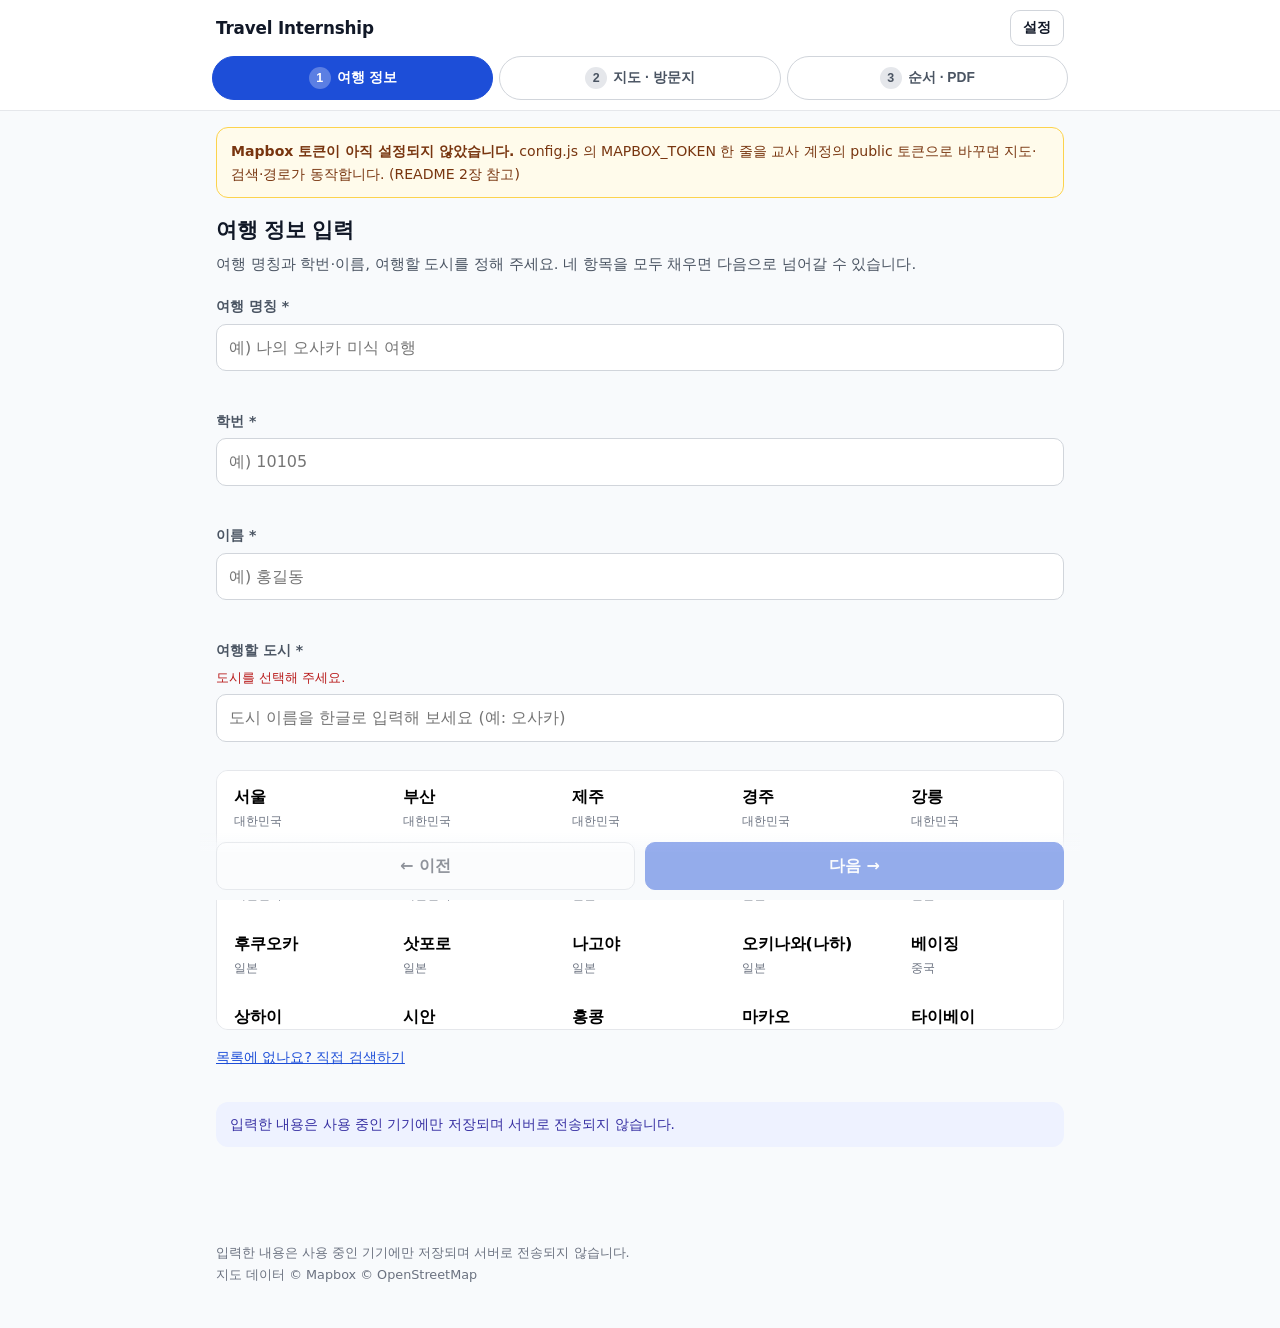
<file: index.html>
<!doctype html>
<html lang="ko">
<head>
  <meta charset="utf-8">
  <meta name="viewport" content="width=device-width, initial-scale=1, viewport-fit=cover">
  <meta name="color-scheme" content="light">
  <!-- Mapbox 토큰의 URL 제한이 경로까지 포함(…/travel-internship/*)되어 있는데,
       요즘 브라우저 기본값(strict-origin-when-cross-origin)은 다른 출처로 갈 때
       "https://geo-2026.github.io/" 처럼 **출처만** 보냅니다. 그러면 제한에 걸리지 않아
       지도·검색·경로가 전부 403 으로 막힙니다.
       아래 값은 https → https 일 때 경로까지 보내 주므로 제한이 정상 동작합니다.
       (이 앱이 외부로 보내는 요청은 api.mapbox.com 뿐입니다.) -->
  <meta name="referrer" content="no-referrer-when-downgrade">
  <meta name="description" content="여행지리 수업용 여행 계획 지도 앱. 입력한 내용은 사용 중인 기기에만 저장됩니다.">
  <title>Travel Internship</title>
  <link rel="icon" href="data:image/svg+xml,%3Csvg xmlns='http://www.w3.org/2000/svg' viewBox='0 0 24 32'%3E%3Cpath d='M12 1.2C6.62 1.2 2.26 5.56 2.26 10.94c0 6.9 8.32 18.5 8.68 18.99a1.32 1.32 0 0 0 2.12 0c.36-.49 8.68-12.09 8.68-18.99C21.74 5.56 17.38 1.2 12 1.2z' fill='%231d4ed8'/%3E%3Ccircle cx='12' cy='11' r='4' fill='%23fff'/%3E%3C/svg%3E">
  <link rel="stylesheet" href="vendor/mapbox-gl.css">
  <link rel="stylesheet" href="css/style.css">
</head>
<body>
  <a class="skip-link" href="#main">본문으로 건너뛰기</a>

  <header class="app-header">
    <div class="app-header-inner">
      <p class="app-logo">Travel Internship</p>
      <button id="btn-settings" class="btn btn-ghost btn-sm" type="button" aria-label="설정">설정</button>
    </div>
    <nav class="stepper" aria-label="진행 단계">
      <button class="step" type="button" data-step="1"><span class="step-num">1</span><span>여행 정보</span></button>
      <button class="step" type="button" data-step="2"><span class="step-num">2</span><span>지도 · 방문지</span></button>
      <button class="step" type="button" data-step="3"><span class="step-num">3</span><span>순서 · PDF</span></button>
    </nav>
  </header>

  <main class="app-main" id="main">
    <section class="page" data-page="1">
      <h1 class="page-title">여행 정보 입력</h1>
      <p class="page-lead">여행 명칭과 학번·이름, 여행할 도시를 정해 주세요. 네 항목을 모두 채우면 다음으로 넘어갈 수 있습니다.</p>
      <div class="page-body"></div>
    </section>

    <section class="page" data-page="2">
      <h1 class="page-title">지도에 방문지 표시하기</h1>
      <p class="page-lead">숙소·관광 명소·현지 맛집·엑티비티를 원하는 만큼 추가할 수 있습니다. (합계 최대 20곳)</p>
      <div class="page-body"></div>
    </section>

    <section class="page" data-page="3">
      <h1 class="page-title">방문 순서와 비용 정리</h1>
      <p class="page-lead">순서를 바꾸면 지도의 번호와 경로, 총비용이 바로 다시 계산됩니다.</p>
      <div class="page-body"></div>
    </section>
  </main>

  <nav class="app-nav" aria-label="페이지 이동">
    <button class="btn btn-ghost" type="button" data-nav="-1">← 이전</button>
    <button class="btn btn-primary page-next" type="button" data-nav="1">다음 →</button>
  </nav>

  <footer class="app-footer">
    <p>입력한 내용은 사용 중인 기기에만 저장되며 서버로 전송되지 않습니다.</p>
    <p>지도 데이터 © Mapbox © OpenStreetMap</p>
  </footer>

  <div id="modal-root"></div>
  <div id="toast" role="status" aria-live="polite"></div>

  <noscript>
    <p style="padding:16px">이 앱을 사용하려면 브라우저의 자바스크립트를 켜 주세요.</p>
  </noscript>

  <!-- vendor/mapbox-gl.js 는 2페이지에 처음 들어갈 때 js/map.js 가 동적으로 불러옵니다. -->
  <script type="module">
    import { boot } from "./js/app.js";
    boot().catch((err) => {
      console.error(err);
      alert("앱을 시작하지 못했습니다.\n" + (err && err.message ? err.message : ""));
    });
  </script>
</body>
</html>
</file>
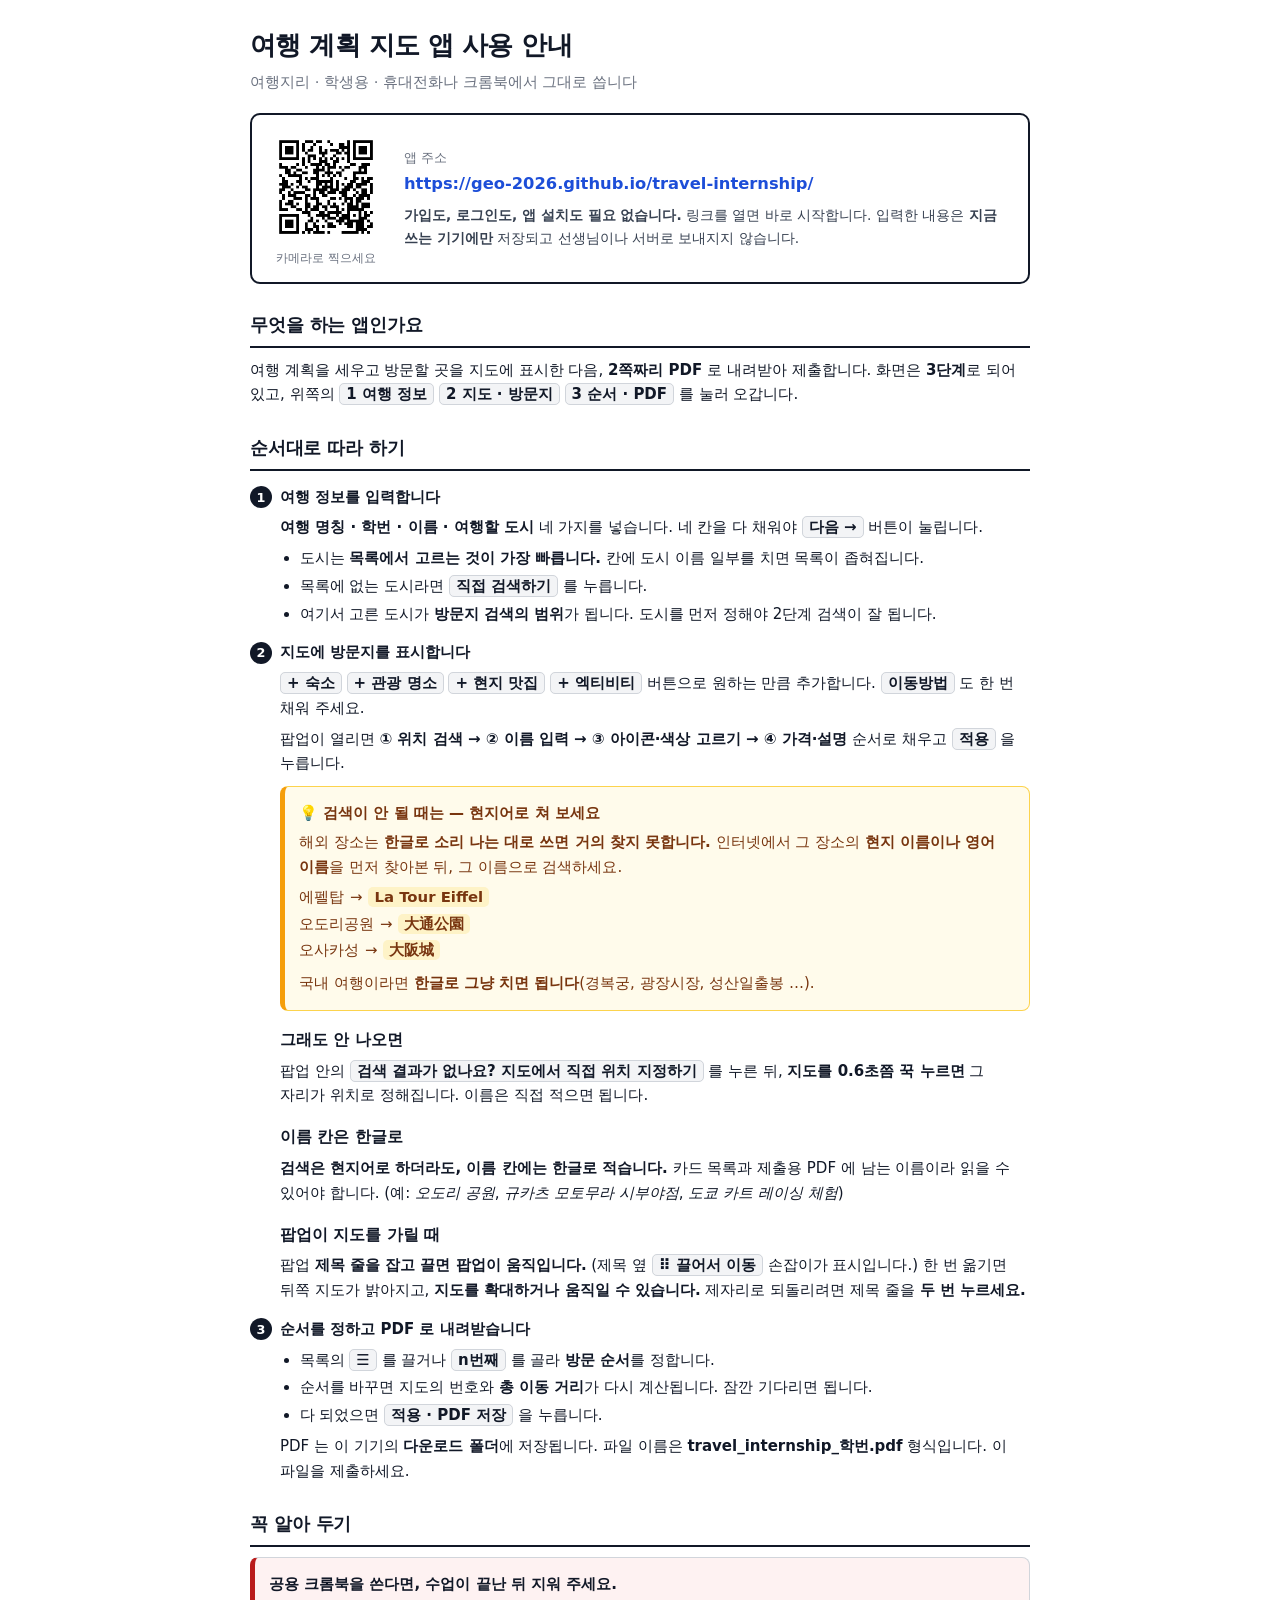
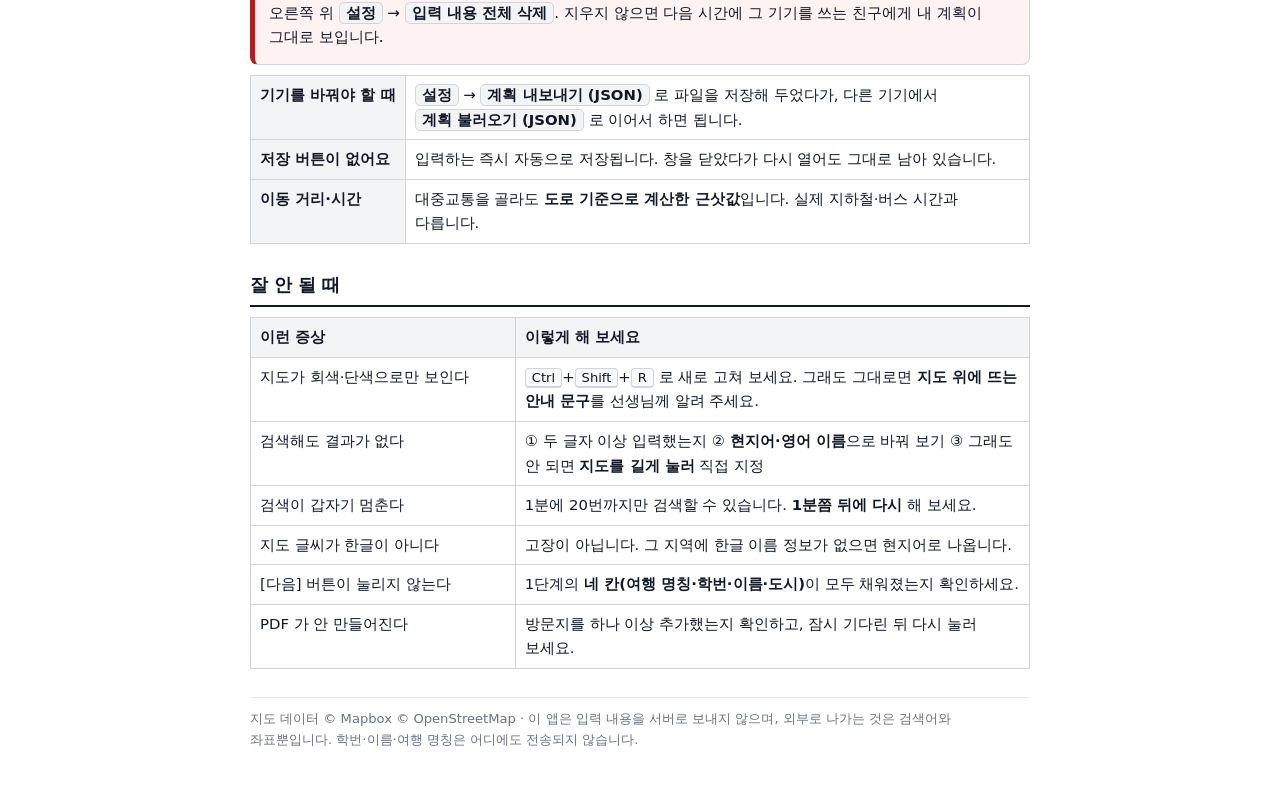
<file: docs/guide.html>
<!DOCTYPE html>
<html lang="ko">
<head>
<meta charset="utf-8">
<meta name="viewport" content="width=device-width, initial-scale=1">
<title>여행 계획 지도 앱 사용 안내 — 여행지리</title>
<style>
  /* 인쇄(A4 2쪽)와 화면 보기 둘 다를 겨냥한 자체 완결 문서.
     외부 글꼴·스크립트를 쓰지 않는다(학교망에서 CDN 이 막히는 경우가 있음). */
  @page { size: A4; margin: 14mm 14mm 12mm; }

  :root {
    --ink: #111827;
    --ink-soft: #374151;
    --ink-mute: #6b7280;
    --line: #d1d5db;
    --line-soft: #e5e7eb;
    --primary: #1d4ed8;
    --amber-bg: #fffbeb;
    --amber-line: #f59e0b;
    --amber-ink: #78350f;
  }

  * { box-sizing: border-box; }

  body {
    margin: 0 auto; padding: 24px 20px 40px; max-width: 820px;
    font-family: 'Pretendard', 'Noto Sans KR', 'Malgun Gothic', '맑은 고딕', system-ui, sans-serif;
    font-size: 15px; line-height: 1.65; color: var(--ink); background: #fff;
    word-break: keep-all;
  }

  h1 { margin: 0 0 4px; font-size: 1.6rem; letter-spacing: -.02em; }
  h2 {
    margin: 26px 0 10px; padding-bottom: 6px; font-size: 1.12rem;
    border-bottom: 2px solid var(--ink); letter-spacing: -.01em;
  }
  h3 { margin: 16px 0 6px; font-size: .98rem; }
  p { margin: 6px 0; }
  ul, ol { margin: 6px 0; padding-left: 1.3em; }
  li { margin: 3px 0; }
  strong { font-weight: 700; }
  .sub { margin: 0 0 18px; color: var(--ink-mute); font-size: .92rem; }

  /* 머리말 — QR 과 주소 */
  .head {
    display: flex; gap: 20px; align-items: center;
    padding: 14px 16px; border: 2px solid var(--ink); border-radius: 10px;
  }
  .head-qr { flex: none; width: 116px; text-align: center; }
  .head-qr img { display: block; width: 116px; height: 116px; }
  .head-qr span { display: block; margin-top: 4px; font-size: .74rem; color: var(--ink-mute); }
  .head-text { min-width: 0; }
  .head-text .label { margin: 0; font-size: .84rem; color: var(--ink-mute); }
  .head-text .url {
    margin: 2px 0 6px; font-size: 1.02rem; font-weight: 700; color: var(--primary);
    overflow-wrap: anywhere;
  }
  .head-text .note { margin: 0; font-size: .86rem; color: var(--ink-soft); }

  /* 단계 — 2단계는 한 쪽보다 길어서, 통째로 묶으면(break-inside: avoid) 다음 쪽으로
     밀리며 앞쪽에 빈 공간이 생기고 인쇄가 3쪽이 된다. 안쪽의 강조 상자만 묶는다. */
  .step { margin: 14px 0 0; }
  h2, h3, .step-title { page-break-after: avoid; break-after: avoid; }
  .step-title { display: flex; align-items: baseline; gap: 8px; margin: 0 0 4px; font-weight: 700; }
  .step-num {
    flex: none; display: inline-flex; align-items: center; justify-content: center;
    width: 22px; height: 22px; border-radius: 50%;
    background: var(--ink); color: #fff; font-size: .8rem; font-weight: 700;
  }
  .step-body { padding-left: 30px; }

  /* 강조 상자 */
  .tip {
    margin: 10px 0; padding: 10px 14px;
    border: 1px solid #fcd34d; border-left: 5px solid var(--amber-line);
    border-radius: 8px; background: var(--amber-bg); color: var(--amber-ink);
    page-break-inside: avoid; break-inside: avoid;
  }
  .tip p { margin: 4px 0; }
  .tip .tip-head { font-weight: 700; }
  .ex { margin: 6px 0 0; padding: 0; list-style: none; font-size: .93rem; }
  .ex li { margin: 2px 0; }
  .ex .ko { color: var(--amber-ink); }
  .ex .arrow { margin: 0 6px; }
  .ex .local { padding: 1px 6px; border-radius: 5px; background: #fef3c7; font-weight: 700; }

  .warn {
    margin: 10px 0; padding: 10px 14px;
    border: 1px solid var(--line); border-left: 5px solid #b91c1c;
    border-radius: 8px; background: #fef2f2;
    page-break-inside: avoid; break-inside: avoid;
  }
  .warn p { margin: 4px 0; }

  table { width: 100%; border-collapse: collapse; margin: 10px 0; font-size: .93rem; }
  th, td { padding: 7px 9px; border: 1px solid var(--line); text-align: left; vertical-align: top; }
  th { background: #f3f4f6; font-weight: 700; white-space: nowrap; }

  kbd {
    padding: 1px 6px; border: 1px solid var(--line); border-bottom-width: 2px;
    border-radius: 4px; background: #f9fafb; font-family: inherit; font-size: .88em;
  }
  .btn-name { padding: 1px 6px; border: 1px solid var(--line); border-radius: 5px; background: #f3f4f6; font-weight: 600; white-space: nowrap; }

  .footer {
    margin-top: 28px; padding-top: 10px; border-top: 1px solid var(--line-soft);
    font-size: .82rem; color: var(--ink-mute);
  }

  .page-break { page-break-before: always; break-before: page; }

  /* 인쇄는 A4 두 쪽(양면 한 장)에 들어가도록 여백을 조인다.
     쪽수를 늘리면 학급 인원수만큼 종이가 더 든다. */
  @media print {
    body { padding: 0; max-width: none; font-size: 10.4pt; line-height: 1.5; }
    a { color: var(--primary); text-decoration: none; }
    .no-print { display: none; }

    h1 { font-size: 1.45rem; }
    h2 { margin: 16px 0 6px; padding-bottom: 4px; font-size: 1.05rem; }
    h3 { margin: 10px 0 3px; }
    p { margin: 4px 0; }
    .sub { margin-bottom: 12px; }
    .head { padding: 10px 12px; gap: 16px; }
    .head-qr, .head-qr img { width: 100px; }
    .head-qr img { height: 100px; }
    .step { margin-top: 10px; }
    .tip, .warn { margin: 8px 0; padding: 8px 12px; }
    table { margin: 8px 0; font-size: .9rem; }
    th, td { padding: 5px 8px; }
    .footer { margin-top: 16px; }
  }
</style>
</head>
<body>

<h1>여행 계획 지도 앱 사용 안내</h1>
<p class="sub">여행지리 · 학생용 · 휴대전화나 크롬북에서 그대로 씁니다</p>

<div class="head">
  <div class="head-qr">
    <img src="qr.png" alt="앱 접속 QR 코드">
    <span>카메라로 찍으세요</span>
  </div>
  <div class="head-text">
    <p class="label">앱 주소</p>
    <p class="url">https://geo-2026.github.io/travel-internship/</p>
    <p class="note">
      <strong>가입도, 로그인도, 앱 설치도 필요 없습니다.</strong>
      링크를 열면 바로 시작합니다. 입력한 내용은 <strong>지금 쓰는 기기에만</strong> 저장되고
      선생님이나 서버로 보내지지 않습니다.
    </p>
  </div>
</div>

<h2>무엇을 하는 앱인가요</h2>
<p>
  여행 계획을 세우고 방문할 곳을 지도에 표시한 다음, <strong>2쪽짜리 PDF</strong> 로 내려받아 제출합니다.
  화면은 <strong>3단계</strong>로 되어 있고, 위쪽의 <span class="btn-name">1 여행 정보</span>
  <span class="btn-name">2 지도 · 방문지</span> <span class="btn-name">3 순서 · PDF</span> 를 눌러 오갑니다.
</p>

<h2>순서대로 따라 하기</h2>

<div class="step">
  <p class="step-title"><span class="step-num">1</span> 여행 정보를 입력합니다</p>
  <div class="step-body">
    <p><strong>여행 명칭 · 학번 · 이름 · 여행할 도시</strong> 네 가지를 넣습니다. 네 칸을 다 채워야 <span class="btn-name">다음 →</span> 버튼이 눌립니다.</p>
    <ul>
      <li>도시는 <strong>목록에서 고르는 것이 가장 빠릅니다.</strong> 칸에 도시 이름 일부를 치면 목록이 좁혀집니다.</li>
      <li>목록에 없는 도시라면 <span class="btn-name">직접 검색하기</span> 를 누릅니다.</li>
      <li>여기서 고른 도시가 <strong>방문지 검색의 범위</strong>가 됩니다. 도시를 먼저 정해야 2단계 검색이 잘 됩니다.</li>
    </ul>
  </div>
</div>

<div class="step">
  <p class="step-title"><span class="step-num">2</span> 지도에 방문지를 표시합니다</p>
  <div class="step-body">
    <p>
      <span class="btn-name">+ 숙소</span> <span class="btn-name">+ 관광 명소</span>
      <span class="btn-name">+ 현지 맛집</span> <span class="btn-name">+ 엑티비티</span>
      버튼으로 원하는 만큼 추가합니다. <span class="btn-name">이동방법</span> 도 한 번 채워 주세요.
    </p>
    <p>팝업이 열리면 <strong>① 위치 검색 → ② 이름 입력 → ③ 아이콘·색상 고르기 → ④ 가격·설명</strong> 순서로 채우고 <span class="btn-name">적용</span> 을 누릅니다.</p>

    <div class="tip">
      <p class="tip-head">💡 검색이 안 될 때는 — 현지어로 쳐 보세요</p>
      <p>
        해외 장소는 <strong>한글로 소리 나는 대로 쓰면 거의 찾지 못합니다.</strong>
        인터넷에서 그 장소의 <strong>현지 이름이나 영어 이름</strong>을 먼저 찾아본 뒤, 그 이름으로 검색하세요.
      </p>
      <ul class="ex">
        <li><span class="ko">에펠탑</span><span class="arrow">→</span><span class="local">La Tour Eiffel</span></li>
        <li><span class="ko">오도리공원</span><span class="arrow">→</span><span class="local">大通公園</span></li>
        <li><span class="ko">오사카성</span><span class="arrow">→</span><span class="local">大阪城</span></li>
      </ul>
      <p style="margin-top:8px">국내 여행이라면 <strong>한글로 그냥 치면 됩니다</strong>(경복궁, 광장시장, 성산일출봉 …).</p>
    </div>

    <h3>그래도 안 나오면</h3>
    <p>
      팝업 안의 <span class="btn-name">검색 결과가 없나요? 지도에서 직접 위치 지정하기</span> 를 누른 뒤,
      <strong>지도를 0.6초쯤 꾹 누르면</strong> 그 자리가 위치로 정해집니다. 이름은 직접 적으면 됩니다.
    </p>

    <h3>이름 칸은 한글로</h3>
    <p>
      <strong>검색은 현지어로 하더라도, 이름 칸에는 한글로 적습니다.</strong>
      카드 목록과 제출용 PDF 에 남는 이름이라 읽을 수 있어야 합니다.
      (예: <em>오도리 공원</em>, <em>규카츠 모토무라 시부야점</em>, <em>도쿄 카트 레이싱 체험</em>)
    </p>

    <h3>팝업이 지도를 가릴 때</h3>
    <p>
      팝업 <strong>제목 줄을 잡고 끌면 팝업이 움직입니다.</strong>
      (제목 옆 <span class="btn-name">⠿ 끌어서 이동</span> 손잡이가 표시입니다.)
      한 번 옮기면 뒤쪽 지도가 밝아지고, <strong>지도를 확대하거나 움직일 수 있습니다.</strong>
      제자리로 되돌리려면 제목 줄을 <strong>두 번 누르세요.</strong>
    </p>
  </div>
</div>

<div class="step">
  <p class="step-title"><span class="step-num">3</span> 순서를 정하고 PDF 로 내려받습니다</p>
  <div class="step-body">
    <ul>
      <li>목록의 <span class="btn-name">☰</span> 를 끌거나 <span class="btn-name">n번째</span> 를 골라 <strong>방문 순서</strong>를 정합니다.</li>
      <li>순서를 바꾸면 지도의 번호와 <strong>총 이동 거리</strong>가 다시 계산됩니다. 잠깐 기다리면 됩니다.</li>
      <li>다 되었으면 <span class="btn-name">적용 · PDF 저장</span> 을 누릅니다.</li>
    </ul>
    <p>
      PDF 는 이 기기의 <strong>다운로드 폴더</strong>에 저장됩니다.
      파일 이름은 <strong>travel_internship_학번.pdf</strong> 형식입니다. 이 파일을 제출하세요.
    </p>
  </div>
</div>

<h2>꼭 알아 두기</h2>

<div class="warn">
  <p><strong>공용 크롬북을 쓴다면, 수업이 끝난 뒤 지워 주세요.</strong></p>
  <p>
    오른쪽 위 <span class="btn-name">설정</span> → <span class="btn-name">입력 내용 전체 삭제</span>.
    지우지 않으면 다음 시간에 그 기기를 쓰는 친구에게 내 계획이 그대로 보입니다.
  </p>
</div>

<table>
  <tr>
    <th>기기를 바꿔야 할 때</th>
    <td>
      <span class="btn-name">설정</span> → <span class="btn-name">계획 내보내기 (JSON)</span> 로 파일을 저장해 두었다가,
      다른 기기에서 <span class="btn-name">계획 불러오기 (JSON)</span> 로 이어서 하면 됩니다.
    </td>
  </tr>
  <tr>
    <th>저장 버튼이 없어요</th>
    <td>입력하는 즉시 자동으로 저장됩니다. 창을 닫았다가 다시 열어도 그대로 남아 있습니다.</td>
  </tr>
  <tr>
    <th>이동 거리·시간</th>
    <td>대중교통을 골라도 <strong>도로 기준으로 계산한 근삿값</strong>입니다. 실제 지하철·버스 시간과 다릅니다.</td>
  </tr>
</table>

<h2>잘 안 될 때</h2>

<table>
  <tr><th style="width:34%">이런 증상</th><th>이렇게 해 보세요</th></tr>
  <tr>
    <td>지도가 회색·단색으로만 보인다</td>
    <td><kbd>Ctrl</kbd>+<kbd>Shift</kbd>+<kbd>R</kbd> 로 새로 고쳐 보세요. 그래도 그대로면 <strong>지도 위에 뜨는 안내 문구</strong>를 선생님께 알려 주세요.</td>
  </tr>
  <tr>
    <td>검색해도 결과가 없다</td>
    <td>① 두 글자 이상 입력했는지 ② <strong>현지어·영어 이름</strong>으로 바꿔 보기 ③ 그래도 안 되면 <strong>지도를 길게 눌러</strong> 직접 지정</td>
  </tr>
  <tr>
    <td>검색이 갑자기 멈춘다</td>
    <td>1분에 20번까지만 검색할 수 있습니다. <strong>1분쯤 뒤에 다시</strong> 해 보세요.</td>
  </tr>
  <tr>
    <td>지도 글씨가 한글이 아니다</td>
    <td>고장이 아닙니다. 그 지역에 한글 이름 정보가 없으면 현지어로 나옵니다.</td>
  </tr>
  <tr>
    <td>[다음] 버튼이 눌리지 않는다</td>
    <td>1단계의 <strong>네 칸(여행 명칭·학번·이름·도시)</strong>이 모두 채워졌는지 확인하세요.</td>
  </tr>
  <tr>
    <td>PDF 가 안 만들어진다</td>
    <td>방문지를 하나 이상 추가했는지 확인하고, 잠시 기다린 뒤 다시 눌러 보세요.</td>
  </tr>
</table>

<p class="footer">
  지도 데이터 © Mapbox © OpenStreetMap · 이 앱은 입력 내용을 서버로 보내지 않으며,
  외부로 나가는 것은 검색어와 좌표뿐입니다. 학번·이름·여행 명칭은 어디에도 전송되지 않습니다.
</p>

</body>
</html>
</file>
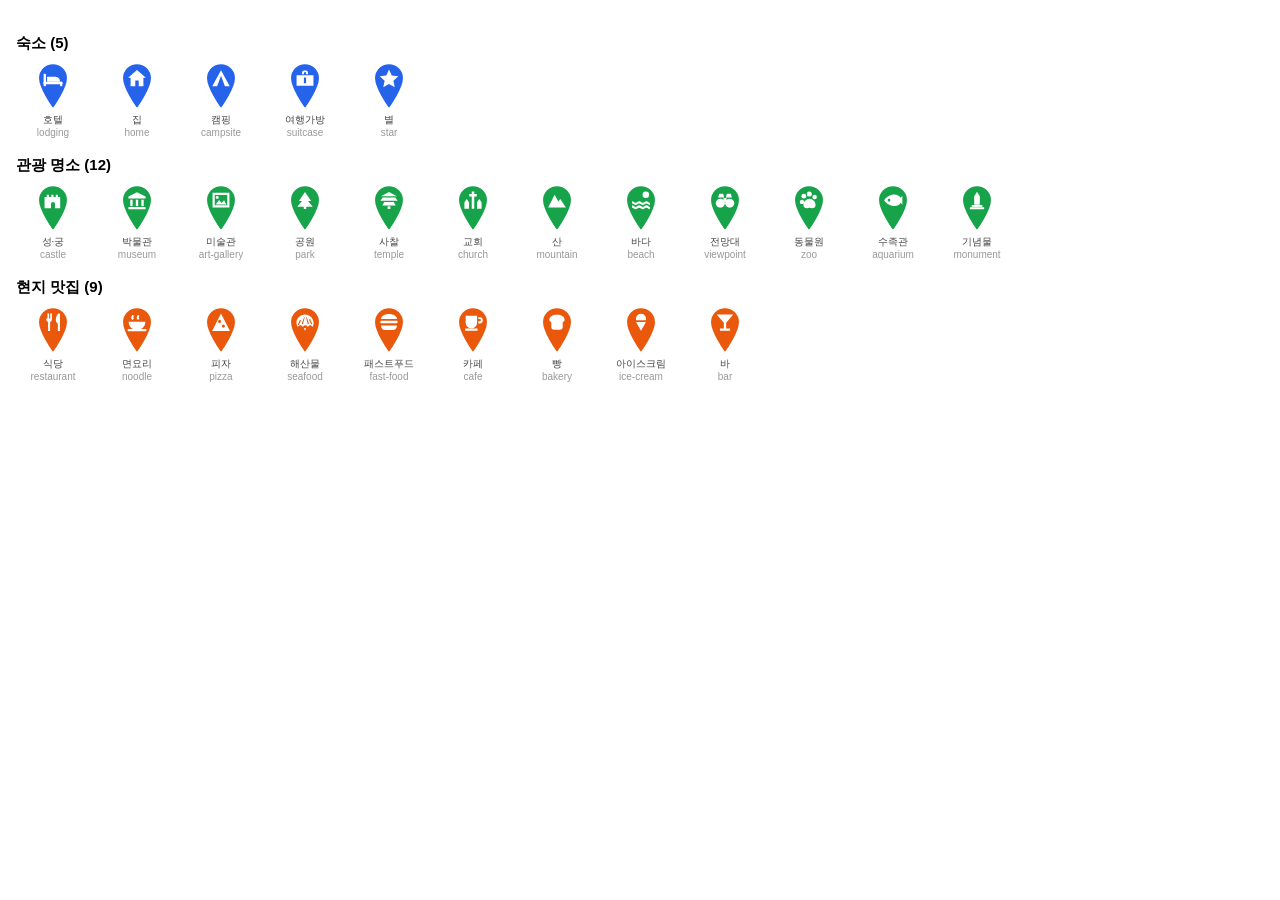
<file: tools/icon-preview.html>
<!doctype html>
<html lang="ko">
<head>
<meta charset="utf-8">
<title>Travel Internship — 아이콘 미리보기</title>
<style>
  body { font-family: 'Malgun Gothic', sans-serif; background:#fff; margin:0; padding:16px; }
  h2 { font-size:15px; margin:18px 0 8px; }
  .row { display:flex; flex-wrap:wrap; gap:10px; }
  .cell { width:74px; text-align:center; }
  .cell svg { width:38px; height:50px; display:block; margin:0 auto; }
  .cap { font-size:10px; color:#444; margin-top:2px; word-break:keep-all; }
</style>
</head>
<body>
<div id="out">불러오는 중…</div>
<script type="module">
import { TYPES, TYPE_ORDER, colorOf } from "../js/icons.js";
const out = document.getElementById("out");
out.innerHTML = "";
for (const type of TYPE_ORDER) {
  const def = TYPES[type];
  const h = document.createElement("h2");
  h.textContent = `${def.label} (${def.icons.length})`;
  const row = document.createElement("div");
  row.className = "row";
  for (const [name, label] of def.icons) {
    const svg = await fetch(`../icons/${name}.svg`).then(r => r.text());
    const cell = document.createElement("div");
    cell.className = "cell";
    cell.innerHTML = svg.replace(/currentColor/g, colorOf(type, "base")) +
      `<div class="cap">${label}<br><span style="color:#999">${name}</span></div>`;
    row.appendChild(cell);
  }
  out.append(h, row);
}
document.body.dataset.ready = "1";
</script>
</body>
</html>
</file>
<file: vendor/mapbox-gl.css>
.mapboxgl-map{font:12px/20px Helvetica Neue,Arial,Helvetica,sans-serif;overflow:hidden;position:relative;-webkit-tap-highlight-color:rgb(0 0 0/0)}.mapboxgl-canvas{position:absolute;left:0;top:0}.mapboxgl-map:-webkit-full-screen{width:100%;height:100%}.mapboxgl-canary{background-color:salmon}.mapboxgl-canvas-container.mapboxgl-interactive,.mapboxgl-ctrl-group button.mapboxgl-ctrl-compass{cursor:grab;-webkit-user-select:none;user-select:none}.mapboxgl-canvas-container.mapboxgl-interactive.mapboxgl-track-pointer{cursor:pointer}.mapboxgl-canvas-container.mapboxgl-interactive:active,.mapboxgl-ctrl-group button.mapboxgl-ctrl-compass:active{cursor:grabbing}.mapboxgl-canvas-container.mapboxgl-touch-zoom-rotate,.mapboxgl-canvas-container.mapboxgl-touch-zoom-rotate .mapboxgl-canvas{touch-action:pan-x pan-y}.mapboxgl-canvas-container.mapboxgl-touch-drag-pan,.mapboxgl-canvas-container.mapboxgl-touch-drag-pan .mapboxgl-canvas{touch-action:pinch-zoom}.mapboxgl-canvas-container.mapboxgl-touch-zoom-rotate.mapboxgl-touch-drag-pan,.mapboxgl-canvas-container.mapboxgl-touch-zoom-rotate.mapboxgl-touch-drag-pan .mapboxgl-canvas{touch-action:none}.mapboxgl-ctrl-bottom,.mapboxgl-ctrl-bottom-left,.mapboxgl-ctrl-bottom-right,.mapboxgl-ctrl-left,.mapboxgl-ctrl-right,.mapboxgl-ctrl-top,.mapboxgl-ctrl-top-left,.mapboxgl-ctrl-top-right{position:absolute;pointer-events:none;z-index:2}.mapboxgl-ctrl-top-left{top:0;left:0}.mapboxgl-ctrl-top{top:0;left:50%;transform:translateX(-50%)}.mapboxgl-ctrl-top-right{top:0;right:0}.mapboxgl-ctrl-right{top:50%;transform:translateY(-50%);right:0}.mapboxgl-ctrl-bottom-right{right:0;bottom:0}.mapboxgl-ctrl-bottom{bottom:0;left:50%;transform:translateX(-50%)}.mapboxgl-ctrl-bottom-left{bottom:0;left:0}.mapboxgl-ctrl-left{top:50%;transform:translateY(-50%);left:0}.mapboxgl-ctrl{clear:both;pointer-events:auto}.mapboxgl-ctrl-top-left .mapboxgl-ctrl{margin:10px 0 0 10px;float:left}.mapboxgl-ctrl-top .mapboxgl-ctrl{margin:10px 0;float:left}.mapboxgl-ctrl-top-right .mapboxgl-ctrl{margin:10px 10px 0 0;float:right}.mapboxgl-ctrl-bottom-right .mapboxgl-ctrl,.mapboxgl-ctrl-right .mapboxgl-ctrl{margin:0 10px 10px 0;float:right}.mapboxgl-ctrl-bottom .mapboxgl-ctrl{margin:10px 0;float:left}.mapboxgl-ctrl-bottom-left .mapboxgl-ctrl,.mapboxgl-ctrl-left .mapboxgl-ctrl{margin:0 0 10px 10px;float:left}.mapboxgl-ctrl-group{border-radius:4px;background:#fff}.mapboxgl-ctrl-group:not(:empty){box-shadow:0 0 0 2px #0000001a}@media (-ms-high-contrast:active){.mapboxgl-ctrl-group:not(:empty){box-shadow:0 0 0 2px ButtonText}}.mapboxgl-ctrl-group button{width:32px;height:32px;display:block;padding:0;outline:none;border:0;box-sizing:border-box;background-color:initial;cursor:pointer;overflow:hidden}.mapboxgl-ctrl-group button+button{border-top:1px solid #ddd}.mapboxgl-ctrl button .mapboxgl-ctrl-icon{display:block;width:100%;height:100%;background-repeat:no-repeat;background-position:50%}@media (-ms-high-contrast:active){.mapboxgl-ctrl-icon{background-color:initial}.mapboxgl-ctrl-group button+button{border-top:1px solid ButtonText}}.mapboxgl-ctrl-attrib-button:focus,.mapboxgl-ctrl-group button:focus{box-shadow:0 0 2px 2px #0096ff}.mapboxgl-ctrl button:disabled{cursor:not-allowed}.mapboxgl-ctrl button:disabled .mapboxgl-ctrl-icon{opacity:.25}.mapboxgl-ctrl-group button:first-child{border-radius:4px 4px 0 0}.mapboxgl-ctrl-group button:last-child{border-radius:0 0 4px 4px}.mapboxgl-ctrl-group button:only-child{border-radius:inherit}.mapboxgl-ctrl button:not(:disabled):hover{background-color:#eee}.mapboxgl-ctrl-group button:focus:focus-visible{box-shadow:0 0 2px 2px #0096ff}.mapboxgl-ctrl-group button:focus:not(:focus-visible){box-shadow:none}.mapboxgl-ctrl button.mapboxgl-ctrl-zoom-out .mapboxgl-ctrl-icon{background-image:url("data:image/svg+xml;charset=utf-8,%3Csvg xmlns='http://www.w3.org/2000/svg' fill='%23333' viewBox='0 0 29 29'%3E%3Cpath d='M10 13c-.75 0-1.5.75-1.5 1.5S9.25 16 10 16h9c.75 0 1.5-.75 1.5-1.5S19.75 13 19 13h-9z'/%3E%3C/svg%3E")}.mapboxgl-ctrl button.mapboxgl-ctrl-zoom-in .mapboxgl-ctrl-icon{background-image:url("data:image/svg+xml;charset=utf-8,%3Csvg xmlns='http://www.w3.org/2000/svg' fill='%23333' viewBox='0 0 29 29'%3E%3Cpath d='M14.5 8.5c-.75 0-1.5.75-1.5 1.5v3h-3c-.75 0-1.5.75-1.5 1.5S9.25 16 10 16h3v3c0 .75.75 1.5 1.5 1.5S16 19.75 16 19v-3h3c.75 0 1.5-.75 1.5-1.5S19.75 13 19 13h-3v-3c0-.75-.75-1.5-1.5-1.5z'/%3E%3C/svg%3E")}@media (-ms-high-contrast:active){.mapboxgl-ctrl button.mapboxgl-ctrl-zoom-out .mapboxgl-ctrl-icon{background-image:url("data:image/svg+xml;charset=utf-8,%3Csvg xmlns='http://www.w3.org/2000/svg' fill='%23fff' viewBox='0 0 29 29'%3E%3Cpath d='M10 13c-.75 0-1.5.75-1.5 1.5S9.25 16 10 16h9c.75 0 1.5-.75 1.5-1.5S19.75 13 19 13h-9z'/%3E%3C/svg%3E")}.mapboxgl-ctrl button.mapboxgl-ctrl-zoom-in .mapboxgl-ctrl-icon{background-image:url("data:image/svg+xml;charset=utf-8,%3Csvg xmlns='http://www.w3.org/2000/svg' fill='%23fff' viewBox='0 0 29 29'%3E%3Cpath d='M14.5 8.5c-.75 0-1.5.75-1.5 1.5v3h-3c-.75 0-1.5.75-1.5 1.5S9.25 16 10 16h3v3c0 .75.75 1.5 1.5 1.5S16 19.75 16 19v-3h3c.75 0 1.5-.75 1.5-1.5S19.75 13 19 13h-3v-3c0-.75-.75-1.5-1.5-1.5z'/%3E%3C/svg%3E")}}@media (-ms-high-contrast:black-on-white){.mapboxgl-ctrl button.mapboxgl-ctrl-zoom-out .mapboxgl-ctrl-icon{background-image:url("data:image/svg+xml;charset=utf-8,%3Csvg xmlns='http://www.w3.org/2000/svg' fill='%23000' viewBox='0 0 29 29'%3E%3Cpath d='M10 13c-.75 0-1.5.75-1.5 1.5S9.25 16 10 16h9c.75 0 1.5-.75 1.5-1.5S19.75 13 19 13h-9z'/%3E%3C/svg%3E")}.mapboxgl-ctrl button.mapboxgl-ctrl-zoom-in .mapboxgl-ctrl-icon{background-image:url("data:image/svg+xml;charset=utf-8,%3Csvg xmlns='http://www.w3.org/2000/svg' fill='%23000' viewBox='0 0 29 29'%3E%3Cpath d='M14.5 8.5c-.75 0-1.5.75-1.5 1.5v3h-3c-.75 0-1.5.75-1.5 1.5S9.25 16 10 16h3v3c0 .75.75 1.5 1.5 1.5S16 19.75 16 19v-3h3c.75 0 1.5-.75 1.5-1.5S19.75 13 19 13h-3v-3c0-.75-.75-1.5-1.5-1.5z'/%3E%3C/svg%3E")}}.mapboxgl-ctrl button.mapboxgl-ctrl-fullscreen .mapboxgl-ctrl-icon{background-image:url("data:image/svg+xml;charset=utf-8,%3Csvg xmlns='http://www.w3.org/2000/svg' fill='%23333' viewBox='0 0 29 29'%3E%3Cpath d='M24 16v5.5c0 1.75-.75 2.5-2.5 2.5H16v-1l3-1.5-4-5.5 1-1 5.5 4 1.5-3h1zM6 16l1.5 3 5.5-4 1 1-4 5.5 3 1.5v1H7.5C5.75 24 5 23.25 5 21.5V16h1zm7-11v1l-3 1.5 4 5.5-1 1-5.5-4L6 13H5V7.5C5 5.75 5.75 5 7.5 5H13zm11 2.5c0-1.75-.75-2.5-2.5-2.5H16v1l3 1.5-4 5.5 1 1 5.5-4 1.5 3h1V7.5z'/%3E%3C/svg%3E")}.mapboxgl-ctrl button.mapboxgl-ctrl-shrink .mapboxgl-ctrl-icon{background-image:url("data:image/svg+xml;charset=utf-8,%3Csvg xmlns='http://www.w3.org/2000/svg' viewBox='0 0 29 29'%3E%3Cpath d='M18.5 16c-1.75 0-2.5.75-2.5 2.5V24h1l1.5-3 5.5 4 1-1-4-5.5 3-1.5v-1h-5.5zM13 18.5c0-1.75-.75-2.5-2.5-2.5H5v1l3 1.5L4 24l1 1 5.5-4 1.5 3h1v-5.5zm3-8c0 1.75.75 2.5 2.5 2.5H24v-1l-3-1.5L25 5l-1-1-5.5 4L17 5h-1v5.5zM10.5 13c1.75 0 2.5-.75 2.5-2.5V5h-1l-1.5 3L5 4 4 5l4 5.5L5 12v1h5.5z'/%3E%3C/svg%3E")}@media (-ms-high-contrast:active){.mapboxgl-ctrl button.mapboxgl-ctrl-fullscreen .mapboxgl-ctrl-icon{background-image:url("data:image/svg+xml;charset=utf-8,%3Csvg xmlns='http://www.w3.org/2000/svg' fill='%23fff' viewBox='0 0 29 29'%3E%3Cpath d='M24 16v5.5c0 1.75-.75 2.5-2.5 2.5H16v-1l3-1.5-4-5.5 1-1 5.5 4 1.5-3h1zM6 16l1.5 3 5.5-4 1 1-4 5.5 3 1.5v1H7.5C5.75 24 5 23.25 5 21.5V16h1zm7-11v1l-3 1.5 4 5.5-1 1-5.5-4L6 13H5V7.5C5 5.75 5.75 5 7.5 5H13zm11 2.5c0-1.75-.75-2.5-2.5-2.5H16v1l3 1.5-4 5.5 1 1 5.5-4 1.5 3h1V7.5z'/%3E%3C/svg%3E")}.mapboxgl-ctrl button.mapboxgl-ctrl-shrink .mapboxgl-ctrl-icon{background-image:url("data:image/svg+xml;charset=utf-8,%3Csvg xmlns='http://www.w3.org/2000/svg' fill='%23fff' viewBox='0 0 29 29'%3E%3Cpath d='M18.5 16c-1.75 0-2.5.75-2.5 2.5V24h1l1.5-3 5.5 4 1-1-4-5.5 3-1.5v-1h-5.5zM13 18.5c0-1.75-.75-2.5-2.5-2.5H5v1l3 1.5L4 24l1 1 5.5-4 1.5 3h1v-5.5zm3-8c0 1.75.75 2.5 2.5 2.5H24v-1l-3-1.5L25 5l-1-1-5.5 4L17 5h-1v5.5zM10.5 13c1.75 0 2.5-.75 2.5-2.5V5h-1l-1.5 3L5 4 4 5l4 5.5L5 12v1h5.5z'/%3E%3C/svg%3E")}}@media (-ms-high-contrast:black-on-white){.mapboxgl-ctrl button.mapboxgl-ctrl-fullscreen .mapboxgl-ctrl-icon{background-image:url("data:image/svg+xml;charset=utf-8,%3Csvg xmlns='http://www.w3.org/2000/svg' fill='%23000' viewBox='0 0 29 29'%3E%3Cpath d='M24 16v5.5c0 1.75-.75 2.5-2.5 2.5H16v-1l3-1.5-4-5.5 1-1 5.5 4 1.5-3h1zM6 16l1.5 3 5.5-4 1 1-4 5.5 3 1.5v1H7.5C5.75 24 5 23.25 5 21.5V16h1zm7-11v1l-3 1.5 4 5.5-1 1-5.5-4L6 13H5V7.5C5 5.75 5.75 5 7.5 5H13zm11 2.5c0-1.75-.75-2.5-2.5-2.5H16v1l3 1.5-4 5.5 1 1 5.5-4 1.5 3h1V7.5z'/%3E%3C/svg%3E")}.mapboxgl-ctrl button.mapboxgl-ctrl-shrink .mapboxgl-ctrl-icon{background-image:url("data:image/svg+xml;charset=utf-8,%3Csvg xmlns='http://www.w3.org/2000/svg' fill='%23000' viewBox='0 0 29 29'%3E%3Cpath d='M18.5 16c-1.75 0-2.5.75-2.5 2.5V24h1l1.5-3 5.5 4 1-1-4-5.5 3-1.5v-1h-5.5zM13 18.5c0-1.75-.75-2.5-2.5-2.5H5v1l3 1.5L4 24l1 1 5.5-4 1.5 3h1v-5.5zm3-8c0 1.75.75 2.5 2.5 2.5H24v-1l-3-1.5L25 5l-1-1-5.5 4L17 5h-1v5.5zM10.5 13c1.75 0 2.5-.75 2.5-2.5V5h-1l-1.5 3L5 4 4 5l4 5.5L5 12v1h5.5z'/%3E%3C/svg%3E")}}.mapboxgl-ctrl button.mapboxgl-ctrl-compass .mapboxgl-ctrl-icon{background-image:url("data:image/svg+xml;charset=utf-8,%3Csvg xmlns='http://www.w3.org/2000/svg' fill='%23333' viewBox='0 0 29 29'%3E%3Cpath d='M10.5 14l4-8 4 8h-8z'/%3E%3Cpath id='south' d='M10.5 16l4 8 4-8h-8z' fill='%23ccc'/%3E%3C/svg%3E")}@media (-ms-high-contrast:active){.mapboxgl-ctrl button.mapboxgl-ctrl-compass .mapboxgl-ctrl-icon{background-image:url("data:image/svg+xml;charset=utf-8,%3Csvg xmlns='http://www.w3.org/2000/svg' fill='%23fff' viewBox='0 0 29 29'%3E%3Cpath d='M10.5 14l4-8 4 8h-8z'/%3E%3Cpath id='south' d='M10.5 16l4 8 4-8h-8z' fill='%23999'/%3E%3C/svg%3E")}}@media (-ms-high-contrast:black-on-white){.mapboxgl-ctrl button.mapboxgl-ctrl-compass .mapboxgl-ctrl-icon{background-image:url("data:image/svg+xml;charset=utf-8,%3Csvg xmlns='http://www.w3.org/2000/svg' fill='%23000' viewBox='0 0 29 29'%3E%3Cpath d='M10.5 14l4-8 4 8h-8z'/%3E%3Cpath id='south' d='M10.5 16l4 8 4-8h-8z' fill='%23ccc'/%3E%3C/svg%3E")}}.mapboxgl-ctrl button.mapboxgl-ctrl-arrow-up .mapboxgl-ctrl-icon{background-image:url("data:image/svg+xml;charset=utf-8,%3Csvg fill='%23333' xmlns='http://www.w3.org/2000/svg' viewBox='0 0 18 18'%3E%3Cpath fill-rule='evenodd' clip-rule='evenodd' d='M4.29289 11.7071C4.68342 12.0976 5.31658 12.0976 5.70711 11.7071L9 8.41421L12.2929 11.7071C12.6834 12.0976 13.3166 12.0976 13.7071 11.7071C14.0976 11.3166 14.0976 10.6834 13.7071 10.2929L9.70711 6.29289C9.31658 5.90237 8.68342 5.90237 8.29289 6.29289L4.29289 10.2929C3.90237 10.6834 3.90237 11.3166 4.29289 11.7071Z' fill='%23333333'/%3E%3C/svg%3E");background-size:18px 18px}.mapboxgl-ctrl button.mapboxgl-ctrl-arrow-down .mapboxgl-ctrl-icon{background-image:url("data:image/svg+xml;charset=utf-8,%3Csvg fill='%23333' xmlns='http://www.w3.org/2000/svg' viewBox='0 0 18 18'%3E%3Cpath fill-rule='evenodd' clip-rule='evenodd' d='M4.29289 6.29289C4.68342 5.90237 5.31658 5.90237 5.70711 6.29289L9 9.58579L12.2929 6.29289C12.6834 5.90237 13.3166 5.90237 13.7071 6.29289C14.0976 6.68342 14.0976 7.31658 13.7071 7.70711L9.70711 11.7071C9.31658 12.0976 8.68342 12.0976 8.29289 11.7071L4.29289 7.70711C3.90237 7.31658 3.90237 6.68342 4.29289 6.29289Z' fill='%23333333'/%3E%3C/svg%3E");background-size:18px 18px}.mapboxgl-ctrl button.mapboxgl-ctrl-indoor-toggle .mapboxgl-ctrl-icon{background-image:url("data:image/svg+xml;charset=utf-8,%3Csvg fill='%23333' xmlns='http://www.w3.org/2000/svg' viewBox='0 0 18 18'%3E%3Cpath d='M4.0017 3.0017L4.0017 15.0017L10.0017 15.0017V12.0017H12.0017V15.0017H14.0017L14.0017 3.0017C14.0097 2.86829 13.9894 2.73469 13.9419 2.60973C13.8945 2.48477 13.8211 2.37129 13.7266 2.27678C13.6321 2.18228 13.5186 2.10889 13.3937 2.06147C13.2687 2.01405 13.1351 1.99368 13.0017 2.0017L5.0017 2.0017C4.86829 1.99368 4.73469 2.01405 4.60973 2.06147C4.48477 2.10889 4.37129 2.18228 4.27678 2.27678C4.18228 2.37129 4.10889 2.48477 4.06147 2.60973C4.01405 2.73469 3.99368 2.86829 4.0017 3.0017ZM8.0017 14.0017H6.0017V12.0017H8.0017V14.0017ZM8.0017 10.0017H6.0017L6.0017 8.0017H8.0017V10.0017ZM8.0017 6.0017L6.0017 6.0017V4.0017H8.0017V6.0017ZM12.0017 10.0017H10.0017V8.0017H12.0017V10.0017ZM12.0017 6.0017H10.0017V4.0017L12.0017 4.0017V6.0017Z' fill='%23333333'/%3E%3C/svg%3E");background-size:18px 18px}@media (-ms-high-contrast:active){.mapboxgl-ctrl button.mapboxgl-ctrl-indoor-toggle .mapboxgl-ctrl-icon{background-image:url("data:image/svg+xml;charset=utf-8,%3Csvg fill='%23fff' xmlns='http://www.w3.org/2000/svg' viewBox='0 0 18 18'%3E%3Cpath d='M4.0017 3.0017L4.0017 15.0017L10.0017 15.0017V12.0017H12.0017V15.0017H14.0017L14.0017 3.0017C14.0097 2.86829 13.9894 2.73469 13.9419 2.60973C13.8945 2.48477 13.8211 2.37129 13.7266 2.27678C13.6321 2.18228 13.5186 2.10889 13.3937 2.06147C13.2687 2.01405 13.1351 1.99368 13.0017 2.0017L5.0017 2.0017C4.86829 1.99368 4.73469 2.01405 4.60973 2.06147C4.48477 2.10889 4.37129 2.18228 4.27678 2.27678C4.18228 2.37129 4.10889 2.48477 4.06147 2.60973C4.01405 2.73469 3.99368 2.86829 4.0017 3.0017ZM8.0017 14.0017H6.0017V12.0017H8.0017V14.0017ZM8.0017 10.0017H6.0017L6.0017 8.0017H8.0017V10.0017ZM8.0017 6.0017L6.0017 6.0017V4.0017H8.0017V6.0017ZM12.0017 10.0017H10.0017V8.0017H12.0017V10.0017ZM12.0017 6.0017H10.0017V4.0017L12.0017 4.0017V6.0017Z' fill='%23333333'/%3E%3C/svg%3E")}}@media (-ms-high-contrast:black-on-white){.mapboxgl-ctrl button.mapboxgl-ctrl-indoor-toggle .mapboxgl-ctrl-icon{background-image:url("data:image/svg+xml;charset=utf-8,%3Csvg fill='%23000' xmlns='http://www.w3.org/2000/svg' viewBox='0 0 18 18'%3E%3Cpath d='M4.0017 3.0017L4.0017 15.0017L10.0017 15.0017V12.0017H12.0017V15.0017H14.0017L14.0017 3.0017C14.0097 2.86829 13.9894 2.73469 13.9419 2.60973C13.8945 2.48477 13.8211 2.37129 13.7266 2.27678C13.6321 2.18228 13.5186 2.10889 13.3937 2.06147C13.2687 2.01405 13.1351 1.99368 13.0017 2.0017L5.0017 2.0017C4.86829 1.99368 4.73469 2.01405 4.60973 2.06147C4.48477 2.10889 4.37129 2.18228 4.27678 2.27678C4.18228 2.37129 4.10889 2.48477 4.06147 2.60973C4.01405 2.73469 3.99368 2.86829 4.0017 3.0017ZM8.0017 14.0017H6.0017V12.0017H8.0017V14.0017ZM8.0017 10.0017H6.0017L6.0017 8.0017H8.0017V10.0017ZM8.0017 6.0017L6.0017 6.0017V4.0017H8.0017V6.0017ZM12.0017 10.0017H10.0017V8.0017H12.0017V10.0017ZM12.0017 6.0017H10.0017V4.0017L12.0017 4.0017V6.0017Z' fill='%23333333'/%3E%3C/svg%3E")}}.mapboxgl-ctrl button.mapboxgl-ctrl-geolocate .mapboxgl-ctrl-icon{background-image:url("data:image/svg+xml;charset=utf-8,%3Csvg viewBox='0 0 20 20' xmlns='http://www.w3.org/2000/svg' fill='%23333'%3E%3Cpath d='M10 4C9 4 9 5 9 5v.1A5 5 0 0 0 5.1 9H5s-1 0-1 1 1 1 1 1h.1A5 5 0 0 0 9 14.9v.1s0 1 1 1 1-1 1-1v-.1a5 5 0 0 0 3.9-3.9h.1s1 0 1-1-1-1-1-1h-.1A5 5 0 0 0 11 5.1V5s0-1-1-1zm0 2.5a3.5 3.5 0 1 1 0 7 3.5 3.5 0 1 1 0-7z'/%3E%3Ccircle id='dot' cx='10' cy='10' r='2'/%3E%3Cpath id='stroke' d='M14 5l1 1-9 9-1-1 9-9z' display='none'/%3E%3C/svg%3E")}.mapboxgl-ctrl button.mapboxgl-ctrl-geolocate:disabled .mapboxgl-ctrl-icon{background-image:url("data:image/svg+xml;charset=utf-8,%3Csvg viewBox='0 0 20 20' xmlns='http://www.w3.org/2000/svg' fill='%23aaa'%3E%3Cpath d='M10 4C9 4 9 5 9 5v.1A5 5 0 0 0 5.1 9H5s-1 0-1 1 1 1 1 1h.1A5 5 0 0 0 9 14.9v.1s0 1 1 1 1-1 1-1v-.1a5 5 0 0 0 3.9-3.9h.1s1 0 1-1-1-1-1-1h-.1A5 5 0 0 0 11 5.1V5s0-1-1-1zm0 2.5a3.5 3.5 0 1 1 0 7 3.5 3.5 0 1 1 0-7z'/%3E%3Ccircle id='dot' cx='10' cy='10' r='2'/%3E%3Cpath id='stroke' d='M14 5l1 1-9 9-1-1 9-9z' fill='%23f00'/%3E%3C/svg%3E")}.mapboxgl-ctrl button.mapboxgl-ctrl-geolocate.mapboxgl-ctrl-geolocate-active .mapboxgl-ctrl-icon{background-image:url("data:image/svg+xml;charset=utf-8,%3Csvg viewBox='0 0 20 20' xmlns='http://www.w3.org/2000/svg' fill='%2333b5e5'%3E%3Cpath d='M10 4C9 4 9 5 9 5v.1A5 5 0 0 0 5.1 9H5s-1 0-1 1 1 1 1 1h.1A5 5 0 0 0 9 14.9v.1s0 1 1 1 1-1 1-1v-.1a5 5 0 0 0 3.9-3.9h.1s1 0 1-1-1-1-1-1h-.1A5 5 0 0 0 11 5.1V5s0-1-1-1zm0 2.5a3.5 3.5 0 1 1 0 7 3.5 3.5 0 1 1 0-7z'/%3E%3Ccircle id='dot' cx='10' cy='10' r='2'/%3E%3Cpath id='stroke' d='M14 5l1 1-9 9-1-1 9-9z' display='none'/%3E%3C/svg%3E")}.mapboxgl-ctrl button.mapboxgl-ctrl-geolocate.mapboxgl-ctrl-geolocate-active-error .mapboxgl-ctrl-icon{background-image:url("data:image/svg+xml;charset=utf-8,%3Csvg viewBox='0 0 20 20' xmlns='http://www.w3.org/2000/svg' fill='%23e58978'%3E%3Cpath d='M10 4C9 4 9 5 9 5v.1A5 5 0 0 0 5.1 9H5s-1 0-1 1 1 1 1 1h.1A5 5 0 0 0 9 14.9v.1s0 1 1 1 1-1 1-1v-.1a5 5 0 0 0 3.9-3.9h.1s1 0 1-1-1-1-1-1h-.1A5 5 0 0 0 11 5.1V5s0-1-1-1zm0 2.5a3.5 3.5 0 1 1 0 7 3.5 3.5 0 1 1 0-7z'/%3E%3Ccircle id='dot' cx='10' cy='10' r='2'/%3E%3Cpath id='stroke' d='M14 5l1 1-9 9-1-1 9-9z' display='none'/%3E%3C/svg%3E")}.mapboxgl-ctrl button.mapboxgl-ctrl-geolocate.mapboxgl-ctrl-geolocate-background .mapboxgl-ctrl-icon{background-image:url("data:image/svg+xml;charset=utf-8,%3Csvg viewBox='0 0 20 20' xmlns='http://www.w3.org/2000/svg' fill='%2333b5e5'%3E%3Cpath d='M10 4C9 4 9 5 9 5v.1A5 5 0 0 0 5.1 9H5s-1 0-1 1 1 1 1 1h.1A5 5 0 0 0 9 14.9v.1s0 1 1 1 1-1 1-1v-.1a5 5 0 0 0 3.9-3.9h.1s1 0 1-1-1-1-1-1h-.1A5 5 0 0 0 11 5.1V5s0-1-1-1zm0 2.5a3.5 3.5 0 1 1 0 7 3.5 3.5 0 1 1 0-7z'/%3E%3Ccircle id='dot' cx='10' cy='10' r='2' display='none'/%3E%3Cpath id='stroke' d='M14 5l1 1-9 9-1-1 9-9z' display='none'/%3E%3C/svg%3E")}.mapboxgl-ctrl button.mapboxgl-ctrl-geolocate.mapboxgl-ctrl-geolocate-background-error .mapboxgl-ctrl-icon{background-image:url("data:image/svg+xml;charset=utf-8,%3Csvg viewBox='0 0 20 20' xmlns='http://www.w3.org/2000/svg' fill='%23e54e33'%3E%3Cpath d='M10 4C9 4 9 5 9 5v.1A5 5 0 0 0 5.1 9H5s-1 0-1 1 1 1 1 1h.1A5 5 0 0 0 9 14.9v.1s0 1 1 1 1-1 1-1v-.1a5 5 0 0 0 3.9-3.9h.1s1 0 1-1-1-1-1-1h-.1A5 5 0 0 0 11 5.1V5s0-1-1-1zm0 2.5a3.5 3.5 0 1 1 0 7 3.5 3.5 0 1 1 0-7z'/%3E%3Ccircle id='dot' cx='10' cy='10' r='2' display='none'/%3E%3Cpath id='stroke' d='M14 5l1 1-9 9-1-1 9-9z' display='none'/%3E%3C/svg%3E")}.mapboxgl-ctrl button.mapboxgl-ctrl-geolocate.mapboxgl-ctrl-geolocate-waiting .mapboxgl-ctrl-icon{animation:mapboxgl-spin 2s linear infinite}@media (-ms-high-contrast:active){.mapboxgl-ctrl button.mapboxgl-ctrl-geolocate .mapboxgl-ctrl-icon{background-image:url("data:image/svg+xml;charset=utf-8,%3Csvg viewBox='0 0 20 20' xmlns='http://www.w3.org/2000/svg' fill='%23fff'%3E%3Cpath d='M10 4C9 4 9 5 9 5v.1A5 5 0 0 0 5.1 9H5s-1 0-1 1 1 1 1 1h.1A5 5 0 0 0 9 14.9v.1s0 1 1 1 1-1 1-1v-.1a5 5 0 0 0 3.9-3.9h.1s1 0 1-1-1-1-1-1h-.1A5 5 0 0 0 11 5.1V5s0-1-1-1zm0 2.5a3.5 3.5 0 1 1 0 7 3.5 3.5 0 1 1 0-7z'/%3E%3Ccircle id='dot' cx='10' cy='10' r='2'/%3E%3Cpath id='stroke' d='M14 5l1 1-9 9-1-1 9-9z' display='none'/%3E%3C/svg%3E")}.mapboxgl-ctrl button.mapboxgl-ctrl-geolocate:disabled .mapboxgl-ctrl-icon{background-image:url("data:image/svg+xml;charset=utf-8,%3Csvg viewBox='0 0 20 20' xmlns='http://www.w3.org/2000/svg' fill='%23999'%3E%3Cpath d='M10 4C9 4 9 5 9 5v.1A5 5 0 0 0 5.1 9H5s-1 0-1 1 1 1 1 1h.1A5 5 0 0 0 9 14.9v.1s0 1 1 1 1-1 1-1v-.1a5 5 0 0 0 3.9-3.9h.1s1 0 1-1-1-1-1-1h-.1A5 5 0 0 0 11 5.1V5s0-1-1-1zm0 2.5a3.5 3.5 0 1 1 0 7 3.5 3.5 0 1 1 0-7z'/%3E%3Ccircle id='dot' cx='10' cy='10' r='2'/%3E%3Cpath id='stroke' d='M14 5l1 1-9 9-1-1 9-9z' fill='%23f00'/%3E%3C/svg%3E")}.mapboxgl-ctrl button.mapboxgl-ctrl-geolocate.mapboxgl-ctrl-geolocate-active .mapboxgl-ctrl-icon{background-image:url("data:image/svg+xml;charset=utf-8,%3Csvg viewBox='0 0 20 20' xmlns='http://www.w3.org/2000/svg' fill='%2333b5e5'%3E%3Cpath d='M10 4C9 4 9 5 9 5v.1A5 5 0 0 0 5.1 9H5s-1 0-1 1 1 1 1 1h.1A5 5 0 0 0 9 14.9v.1s0 1 1 1 1-1 1-1v-.1a5 5 0 0 0 3.9-3.9h.1s1 0 1-1-1-1-1-1h-.1A5 5 0 0 0 11 5.1V5s0-1-1-1zm0 2.5a3.5 3.5 0 1 1 0 7 3.5 3.5 0 1 1 0-7z'/%3E%3Ccircle id='dot' cx='10' cy='10' r='2'/%3E%3Cpath id='stroke' d='M14 5l1 1-9 9-1-1 9-9z' display='none'/%3E%3C/svg%3E")}.mapboxgl-ctrl button.mapboxgl-ctrl-geolocate.mapboxgl-ctrl-geolocate-active-error .mapboxgl-ctrl-icon{background-image:url("data:image/svg+xml;charset=utf-8,%3Csvg viewBox='0 0 20 20' xmlns='http://www.w3.org/2000/svg' fill='%23e58978'%3E%3Cpath d='M10 4C9 4 9 5 9 5v.1A5 5 0 0 0 5.1 9H5s-1 0-1 1 1 1 1 1h.1A5 5 0 0 0 9 14.9v.1s0 1 1 1 1-1 1-1v-.1a5 5 0 0 0 3.9-3.9h.1s1 0 1-1-1-1-1-1h-.1A5 5 0 0 0 11 5.1V5s0-1-1-1zm0 2.5a3.5 3.5 0 1 1 0 7 3.5 3.5 0 1 1 0-7z'/%3E%3Ccircle id='dot' cx='10' cy='10' r='2'/%3E%3Cpath id='stroke' d='M14 5l1 1-9 9-1-1 9-9z' display='none'/%3E%3C/svg%3E")}.mapboxgl-ctrl button.mapboxgl-ctrl-geolocate.mapboxgl-ctrl-geolocate-background .mapboxgl-ctrl-icon{background-image:url("data:image/svg+xml;charset=utf-8,%3Csvg viewBox='0 0 20 20' xmlns='http://www.w3.org/2000/svg' fill='%2333b5e5'%3E%3Cpath d='M10 4C9 4 9 5 9 5v.1A5 5 0 0 0 5.1 9H5s-1 0-1 1 1 1 1 1h.1A5 5 0 0 0 9 14.9v.1s0 1 1 1 1-1 1-1v-.1a5 5 0 0 0 3.9-3.9h.1s1 0 1-1-1-1-1-1h-.1A5 5 0 0 0 11 5.1V5s0-1-1-1zm0 2.5a3.5 3.5 0 1 1 0 7 3.5 3.5 0 1 1 0-7z'/%3E%3Ccircle id='dot' cx='10' cy='10' r='2' display='none'/%3E%3Cpath id='stroke' d='M14 5l1 1-9 9-1-1 9-9z' display='none'/%3E%3C/svg%3E")}.mapboxgl-ctrl button.mapboxgl-ctrl-geolocate.mapboxgl-ctrl-geolocate-background-error .mapboxgl-ctrl-icon{background-image:url("data:image/svg+xml;charset=utf-8,%3Csvg viewBox='0 0 20 20' xmlns='http://www.w3.org/2000/svg' fill='%23e54e33'%3E%3Cpath d='M10 4C9 4 9 5 9 5v.1A5 5 0 0 0 5.1 9H5s-1 0-1 1 1 1 1 1h.1A5 5 0 0 0 9 14.9v.1s0 1 1 1 1-1 1-1v-.1a5 5 0 0 0 3.9-3.9h.1s1 0 1-1-1-1-1-1h-.1A5 5 0 0 0 11 5.1V5s0-1-1-1zm0 2.5a3.5 3.5 0 1 1 0 7 3.5 3.5 0 1 1 0-7z'/%3E%3Ccircle id='dot' cx='10' cy='10' r='2' display='none'/%3E%3Cpath id='stroke' d='M14 5l1 1-9 9-1-1 9-9z' display='none'/%3E%3C/svg%3E")}}@media (-ms-high-contrast:black-on-white){.mapboxgl-ctrl button.mapboxgl-ctrl-geolocate .mapboxgl-ctrl-icon{background-image:url("data:image/svg+xml;charset=utf-8,%3Csvg viewBox='0 0 20 20' xmlns='http://www.w3.org/2000/svg' fill='%23000'%3E%3Cpath d='M10 4C9 4 9 5 9 5v.1A5 5 0 0 0 5.1 9H5s-1 0-1 1 1 1 1 1h.1A5 5 0 0 0 9 14.9v.1s0 1 1 1 1-1 1-1v-.1a5 5 0 0 0 3.9-3.9h.1s1 0 1-1-1-1-1-1h-.1A5 5 0 0 0 11 5.1V5s0-1-1-1zm0 2.5a3.5 3.5 0 1 1 0 7 3.5 3.5 0 1 1 0-7z'/%3E%3Ccircle id='dot' cx='10' cy='10' r='2'/%3E%3Cpath id='stroke' d='M14 5l1 1-9 9-1-1 9-9z' display='none'/%3E%3C/svg%3E")}.mapboxgl-ctrl button.mapboxgl-ctrl-geolocate:disabled .mapboxgl-ctrl-icon{background-image:url("data:image/svg+xml;charset=utf-8,%3Csvg viewBox='0 0 20 20' xmlns='http://www.w3.org/2000/svg' fill='%23666'%3E%3Cpath d='M10 4C9 4 9 5 9 5v.1A5 5 0 0 0 5.1 9H5s-1 0-1 1 1 1 1 1h.1A5 5 0 0 0 9 14.9v.1s0 1 1 1 1-1 1-1v-.1a5 5 0 0 0 3.9-3.9h.1s1 0 1-1-1-1-1-1h-.1A5 5 0 0 0 11 5.1V5s0-1-1-1zm0 2.5a3.5 3.5 0 1 1 0 7 3.5 3.5 0 1 1 0-7z'/%3E%3Ccircle id='dot' cx='10' cy='10' r='2'/%3E%3Cpath id='stroke' d='M14 5l1 1-9 9-1-1 9-9z' fill='%23f00'/%3E%3C/svg%3E")}}@keyframes mapboxgl-spin{0%{transform:rotate(0deg)}to{transform:rotate(1turn)}}a.mapboxgl-ctrl-logo{width:88px;height:23px;margin:0 0 -4px -4px;display:block;background-repeat:no-repeat;cursor:pointer;overflow:hidden;background-image:url("data:image/svg+xml;charset=utf-8,%3Csvg xmlns='http://www.w3.org/2000/svg' xmlns:xlink='http://www.w3.org/1999/xlink' fill-rule='evenodd' viewBox='0 0 88 23'%3E%3Cdefs%3E%3Cpath id='logo' d='M11.5 2.25c5.105 0 9.25 4.145 9.25 9.25s-4.145 9.25-9.25 9.25-9.25-4.145-9.25-9.25 4.145-9.25 9.25-9.25zM6.997 15.983c-.051-.338-.828-5.802 2.233-8.873a4.395 4.395 0 013.13-1.28c1.27 0 2.49.51 3.39 1.42.91.9 1.42 2.12 1.42 3.39 0 1.18-.449 2.301-1.28 3.13C12.72 16.93 7 16 7 16l-.003-.017zM15.3 10.5l-2 .8-.8 2-.8-2-2-.8 2-.8.8-2 .8 2 2 .8z'/%3E%3Cpath id='text' d='M50.63 8c.13 0 .23.1.23.23V9c.7-.76 1.7-1.18 2.73-1.18 2.17 0 3.95 1.85 3.95 4.17s-1.77 4.19-3.94 4.19c-1.04 0-2.03-.43-2.74-1.18v3.77c0 .13-.1.23-.23.23h-1.4c-.13 0-.23-.1-.23-.23V8.23c0-.12.1-.23.23-.23h1.4zm-3.86.01c.01 0 .01 0 .01-.01.13 0 .22.1.22.22v7.55c0 .12-.1.23-.23.23h-1.4c-.13 0-.23-.1-.23-.23V15c-.7.76-1.69 1.19-2.73 1.19-2.17 0-3.94-1.87-3.94-4.19 0-2.32 1.77-4.19 3.94-4.19 1.03 0 2.02.43 2.73 1.18v-.75c0-.12.1-.23.23-.23h1.4zm26.375-.19a4.24 4.24 0 00-4.16 3.29c-.13.59-.13 1.19 0 1.77a4.233 4.233 0 004.17 3.3c2.35 0 4.26-1.87 4.26-4.19 0-2.32-1.9-4.17-4.27-4.17zM60.63 5c.13 0 .23.1.23.23v3.76c.7-.76 1.7-1.18 2.73-1.18 1.88 0 3.45 1.4 3.84 3.28.13.59.13 1.2 0 1.8-.39 1.88-1.96 3.29-3.84 3.29-1.03 0-2.02-.43-2.73-1.18v.77c0 .12-.1.23-.23.23h-1.4c-.13 0-.23-.1-.23-.23V5.23c0-.12.1-.23.23-.23h1.4zm-34 11h-1.4c-.13 0-.23-.11-.23-.23V8.22c.01-.13.1-.22.23-.22h1.4c.13 0 .22.11.23.22v.68c.5-.68 1.3-1.09 2.16-1.1h.03c1.09 0 2.09.6 2.6 1.55.45-.95 1.4-1.55 2.44-1.56 1.62 0 2.93 1.25 2.9 2.78l.03 5.2c0 .13-.1.23-.23.23h-1.41c-.13 0-.23-.11-.23-.23v-4.59c0-.98-.74-1.71-1.62-1.71-.8 0-1.46.7-1.59 1.62l.01 4.68c0 .13-.11.23-.23.23h-1.41c-.13 0-.23-.11-.23-.23v-4.59c0-.98-.74-1.71-1.62-1.71-.85 0-1.54.79-1.6 1.8v4.5c0 .13-.1.23-.23.23zm53.615 0h-1.61c-.04 0-.08-.01-.12-.03-.09-.06-.13-.19-.06-.28l2.43-3.71-2.39-3.65a.213.213 0 01-.03-.12c0-.12.09-.21.21-.21h1.61c.13 0 .24.06.3.17l1.41 2.37 1.4-2.37a.34.34 0 01.3-.17h1.6c.04 0 .08.01.12.03.09.06.13.19.06.28l-2.37 3.65 2.43 3.7c0 .05.01.09.01.13 0 .12-.09.21-.21.21h-1.61c-.13 0-.24-.06-.3-.17l-1.44-2.42-1.44 2.42a.34.34 0 01-.3.17zm-7.12-1.49c-1.33 0-2.42-1.12-2.42-2.51 0-1.39 1.08-2.52 2.42-2.52 1.33 0 2.42 1.12 2.42 2.51 0 1.39-1.08 2.51-2.42 2.52zm-19.865 0c-1.32 0-2.39-1.11-2.42-2.48v-.07c.02-1.38 1.09-2.49 2.4-2.49 1.32 0 2.41 1.12 2.41 2.51 0 1.39-1.07 2.52-2.39 2.53zm-8.11-2.48c-.01 1.37-1.09 2.47-2.41 2.47s-2.42-1.12-2.42-2.51c0-1.39 1.08-2.52 2.4-2.52 1.33 0 2.39 1.11 2.41 2.48l.02.08zm18.12 2.47c-1.32 0-2.39-1.11-2.41-2.48v-.06c.02-1.38 1.09-2.48 2.41-2.48s2.42 1.12 2.42 2.51c0 1.39-1.09 2.51-2.42 2.51z'/%3E%3C/defs%3E%3Cmask id='clip'%3E%3Crect x='0' y='0' width='100%25' height='100%25' fill='white'/%3E%3Cuse xlink:href='%23logo'/%3E%3Cuse xlink:href='%23text'/%3E%3C/mask%3E%3Cg id='outline' opacity='0.3' stroke='%23000' stroke-width='3'%3E%3Ccircle mask='url(%23clip)' cx='11.5' cy='11.5' r='9.25'/%3E%3Cuse xlink:href='%23text' mask='url(%23clip)'/%3E%3C/g%3E%3Cg id='fill' opacity='0.9' fill='%23fff'%3E%3Cuse xlink:href='%23logo'/%3E%3Cuse xlink:href='%23text'/%3E%3C/g%3E%3C/svg%3E")}a.mapboxgl-ctrl-logo.mapboxgl-compact{width:23px}@media (-ms-high-contrast:active){a.mapboxgl-ctrl-logo{background-color:initial;background-image:url("data:image/svg+xml;charset=utf-8,%3Csvg xmlns='http://www.w3.org/2000/svg' xmlns:xlink='http://www.w3.org/1999/xlink' fill-rule='evenodd' viewBox='0 0 88 23'%3E%3Cdefs%3E%3Cpath id='logo' d='M11.5 2.25c5.105 0 9.25 4.145 9.25 9.25s-4.145 9.25-9.25 9.25-9.25-4.145-9.25-9.25 4.145-9.25 9.25-9.25zM6.997 15.983c-.051-.338-.828-5.802 2.233-8.873a4.395 4.395 0 013.13-1.28c1.27 0 2.49.51 3.39 1.42.91.9 1.42 2.12 1.42 3.39 0 1.18-.449 2.301-1.28 3.13C12.72 16.93 7 16 7 16l-.003-.017zM15.3 10.5l-2 .8-.8 2-.8-2-2-.8 2-.8.8-2 .8 2 2 .8z'/%3E%3Cpath id='text' d='M50.63 8c.13 0 .23.1.23.23V9c.7-.76 1.7-1.18 2.73-1.18 2.17 0 3.95 1.85 3.95 4.17s-1.77 4.19-3.94 4.19c-1.04 0-2.03-.43-2.74-1.18v3.77c0 .13-.1.23-.23.23h-1.4c-.13 0-.23-.1-.23-.23V8.23c0-.12.1-.23.23-.23h1.4zm-3.86.01c.01 0 .01 0 .01-.01.13 0 .22.1.22.22v7.55c0 .12-.1.23-.23.23h-1.4c-.13 0-.23-.1-.23-.23V15c-.7.76-1.69 1.19-2.73 1.19-2.17 0-3.94-1.87-3.94-4.19 0-2.32 1.77-4.19 3.94-4.19 1.03 0 2.02.43 2.73 1.18v-.75c0-.12.1-.23.23-.23h1.4zm26.375-.19a4.24 4.24 0 00-4.16 3.29c-.13.59-.13 1.19 0 1.77a4.233 4.233 0 004.17 3.3c2.35 0 4.26-1.87 4.26-4.19 0-2.32-1.9-4.17-4.27-4.17zM60.63 5c.13 0 .23.1.23.23v3.76c.7-.76 1.7-1.18 2.73-1.18 1.88 0 3.45 1.4 3.84 3.28.13.59.13 1.2 0 1.8-.39 1.88-1.96 3.29-3.84 3.29-1.03 0-2.02-.43-2.73-1.18v.77c0 .12-.1.23-.23.23h-1.4c-.13 0-.23-.1-.23-.23V5.23c0-.12.1-.23.23-.23h1.4zm-34 11h-1.4c-.13 0-.23-.11-.23-.23V8.22c.01-.13.1-.22.23-.22h1.4c.13 0 .22.11.23.22v.68c.5-.68 1.3-1.09 2.16-1.1h.03c1.09 0 2.09.6 2.6 1.55.45-.95 1.4-1.55 2.44-1.56 1.62 0 2.93 1.25 2.9 2.78l.03 5.2c0 .13-.1.23-.23.23h-1.41c-.13 0-.23-.11-.23-.23v-4.59c0-.98-.74-1.71-1.62-1.71-.8 0-1.46.7-1.59 1.62l.01 4.68c0 .13-.11.23-.23.23h-1.41c-.13 0-.23-.11-.23-.23v-4.59c0-.98-.74-1.71-1.62-1.71-.85 0-1.54.79-1.6 1.8v4.5c0 .13-.1.23-.23.23zm53.615 0h-1.61c-.04 0-.08-.01-.12-.03-.09-.06-.13-.19-.06-.28l2.43-3.71-2.39-3.65a.213.213 0 01-.03-.12c0-.12.09-.21.21-.21h1.61c.13 0 .24.06.3.17l1.41 2.37 1.4-2.37a.34.34 0 01.3-.17h1.6c.04 0 .08.01.12.03.09.06.13.19.06.28l-2.37 3.65 2.43 3.7c0 .05.01.09.01.13 0 .12-.09.21-.21.21h-1.61c-.13 0-.24-.06-.3-.17l-1.44-2.42-1.44 2.42a.34.34 0 01-.3.17zm-7.12-1.49c-1.33 0-2.42-1.12-2.42-2.51 0-1.39 1.08-2.52 2.42-2.52 1.33 0 2.42 1.12 2.42 2.51 0 1.39-1.08 2.51-2.42 2.52zm-19.865 0c-1.32 0-2.39-1.11-2.42-2.48v-.07c.02-1.38 1.09-2.49 2.4-2.49 1.32 0 2.41 1.12 2.41 2.51 0 1.39-1.07 2.52-2.39 2.53zm-8.11-2.48c-.01 1.37-1.09 2.47-2.41 2.47s-2.42-1.12-2.42-2.51c0-1.39 1.08-2.52 2.4-2.52 1.33 0 2.39 1.11 2.41 2.48l.02.08zm18.12 2.47c-1.32 0-2.39-1.11-2.41-2.48v-.06c.02-1.38 1.09-2.48 2.41-2.48s2.42 1.12 2.42 2.51c0 1.39-1.09 2.51-2.42 2.51z'/%3E%3C/defs%3E%3Cmask id='clip'%3E%3Crect x='0' y='0' width='100%25' height='100%25' fill='white'/%3E%3Cuse xlink:href='%23logo'/%3E%3Cuse xlink:href='%23text'/%3E%3C/mask%3E%3Cg id='outline' opacity='1' stroke='%23000' stroke-width='3'%3E%3Ccircle mask='url(%23clip)' cx='11.5' cy='11.5' r='9.25'/%3E%3Cuse xlink:href='%23text' mask='url(%23clip)'/%3E%3C/g%3E%3Cg id='fill' opacity='1' fill='%23fff'%3E%3Cuse xlink:href='%23logo'/%3E%3Cuse xlink:href='%23text'/%3E%3C/g%3E%3C/svg%3E")}}@media (-ms-high-contrast:black-on-white){a.mapboxgl-ctrl-logo{background-image:url("data:image/svg+xml;charset=utf-8,%3Csvg xmlns='http://www.w3.org/2000/svg' xmlns:xlink='http://www.w3.org/1999/xlink' fill-rule='evenodd' viewBox='0 0 88 23'%3E%3Cdefs%3E%3Cpath id='logo' d='M11.5 2.25c5.105 0 9.25 4.145 9.25 9.25s-4.145 9.25-9.25 9.25-9.25-4.145-9.25-9.25 4.145-9.25 9.25-9.25zM6.997 15.983c-.051-.338-.828-5.802 2.233-8.873a4.395 4.395 0 013.13-1.28c1.27 0 2.49.51 3.39 1.42.91.9 1.42 2.12 1.42 3.39 0 1.18-.449 2.301-1.28 3.13C12.72 16.93 7 16 7 16l-.003-.017zM15.3 10.5l-2 .8-.8 2-.8-2-2-.8 2-.8.8-2 .8 2 2 .8z'/%3E%3Cpath id='text' d='M50.63 8c.13 0 .23.1.23.23V9c.7-.76 1.7-1.18 2.73-1.18 2.17 0 3.95 1.85 3.95 4.17s-1.77 4.19-3.94 4.19c-1.04 0-2.03-.43-2.74-1.18v3.77c0 .13-.1.23-.23.23h-1.4c-.13 0-.23-.1-.23-.23V8.23c0-.12.1-.23.23-.23h1.4zm-3.86.01c.01 0 .01 0 .01-.01.13 0 .22.1.22.22v7.55c0 .12-.1.23-.23.23h-1.4c-.13 0-.23-.1-.23-.23V15c-.7.76-1.69 1.19-2.73 1.19-2.17 0-3.94-1.87-3.94-4.19 0-2.32 1.77-4.19 3.94-4.19 1.03 0 2.02.43 2.73 1.18v-.75c0-.12.1-.23.23-.23h1.4zm26.375-.19a4.24 4.24 0 00-4.16 3.29c-.13.59-.13 1.19 0 1.77a4.233 4.233 0 004.17 3.3c2.35 0 4.26-1.87 4.26-4.19 0-2.32-1.9-4.17-4.27-4.17zM60.63 5c.13 0 .23.1.23.23v3.76c.7-.76 1.7-1.18 2.73-1.18 1.88 0 3.45 1.4 3.84 3.28.13.59.13 1.2 0 1.8-.39 1.88-1.96 3.29-3.84 3.29-1.03 0-2.02-.43-2.73-1.18v.77c0 .12-.1.23-.23.23h-1.4c-.13 0-.23-.1-.23-.23V5.23c0-.12.1-.23.23-.23h1.4zm-34 11h-1.4c-.13 0-.23-.11-.23-.23V8.22c.01-.13.1-.22.23-.22h1.4c.13 0 .22.11.23.22v.68c.5-.68 1.3-1.09 2.16-1.1h.03c1.09 0 2.09.6 2.6 1.55.45-.95 1.4-1.55 2.44-1.56 1.62 0 2.93 1.25 2.9 2.78l.03 5.2c0 .13-.1.23-.23.23h-1.41c-.13 0-.23-.11-.23-.23v-4.59c0-.98-.74-1.71-1.62-1.71-.8 0-1.46.7-1.59 1.62l.01 4.68c0 .13-.11.23-.23.23h-1.41c-.13 0-.23-.11-.23-.23v-4.59c0-.98-.74-1.71-1.62-1.71-.85 0-1.54.79-1.6 1.8v4.5c0 .13-.1.23-.23.23zm53.615 0h-1.61c-.04 0-.08-.01-.12-.03-.09-.06-.13-.19-.06-.28l2.43-3.71-2.39-3.65a.213.213 0 01-.03-.12c0-.12.09-.21.21-.21h1.61c.13 0 .24.06.3.17l1.41 2.37 1.4-2.37a.34.34 0 01.3-.17h1.6c.04 0 .08.01.12.03.09.06.13.19.06.28l-2.37 3.65 2.43 3.7c0 .05.01.09.01.13 0 .12-.09.21-.21.21h-1.61c-.13 0-.24-.06-.3-.17l-1.44-2.42-1.44 2.42a.34.34 0 01-.3.17zm-7.12-1.49c-1.33 0-2.42-1.12-2.42-2.51 0-1.39 1.08-2.52 2.42-2.52 1.33 0 2.42 1.12 2.42 2.51 0 1.39-1.08 2.51-2.42 2.52zm-19.865 0c-1.32 0-2.39-1.11-2.42-2.48v-.07c.02-1.38 1.09-2.49 2.4-2.49 1.32 0 2.41 1.12 2.41 2.51 0 1.39-1.07 2.52-2.39 2.53zm-8.11-2.48c-.01 1.37-1.09 2.47-2.41 2.47s-2.42-1.12-2.42-2.51c0-1.39 1.08-2.52 2.4-2.52 1.33 0 2.39 1.11 2.41 2.48l.02.08zm18.12 2.47c-1.32 0-2.39-1.11-2.41-2.48v-.06c.02-1.38 1.09-2.48 2.41-2.48s2.42 1.12 2.42 2.51c0 1.39-1.09 2.51-2.42 2.51z'/%3E%3C/defs%3E%3Cmask id='clip'%3E%3Crect x='0' y='0' width='100%25' height='100%25' fill='white'/%3E%3Cuse xlink:href='%23logo'/%3E%3Cuse xlink:href='%23text'/%3E%3C/mask%3E%3Cg id='outline' opacity='1' stroke='%23fff' stroke-width='3' fill='%23fff'%3E%3Ccircle mask='url(%23clip)' cx='11.5' cy='11.5' r='9.25'/%3E%3Cuse xlink:href='%23text' mask='url(%23clip)'/%3E%3C/g%3E%3Cg id='fill' opacity='1' fill='%23000'%3E%3Cuse xlink:href='%23logo'/%3E%3Cuse xlink:href='%23text'/%3E%3C/g%3E%3C/svg%3E")}}.mapboxgl-ctrl.mapboxgl-ctrl-attrib{padding:0 5px;background-color:#ffffff80;margin:0}@media screen{.mapboxgl-ctrl-attrib.mapboxgl-compact{min-height:20px;padding:2px 24px 2px 0;margin:10px;position:relative;background-color:#fff;border-radius:12px;box-sizing:initial}.mapboxgl-ctrl-attrib.mapboxgl-compact-show{padding:2px 28px 2px 8px;visibility:visible}:is(.mapboxgl-ctrl-bottom-left,.mapboxgl-ctrl-left,.mapboxgl-ctrl-top-left)>.mapboxgl-ctrl-attrib.mapboxgl-compact-show{padding:2px 8px 2px 28px;border-radius:12px}.mapboxgl-ctrl-attrib.mapboxgl-compact .mapboxgl-ctrl-attrib-inner{display:none}.mapboxgl-ctrl-attrib-button{display:none;cursor:pointer;position:absolute;background-image:url("data:image/svg+xml;charset=utf-8,%3Csvg viewBox='0 0 20 20' xmlns='http://www.w3.org/2000/svg' fill-rule='evenodd'%3E%3Cpath d='M4 10a6 6 0 1 0 12 0 6 6 0 1 0-12 0m5-3a1 1 0 1 0 2 0 1 1 0 1 0-2 0m0 3a1 1 0 1 1 2 0v3a1 1 0 1 1-2 0'/%3E%3C/svg%3E");background-color:#ffffff80;width:24px;height:24px;box-sizing:border-box;border-radius:12px;outline:none;top:0;right:0;border:0}:is(.mapboxgl-ctrl-bottom-left,.mapboxgl-ctrl-left,.mapboxgl-ctrl-top-left) .mapboxgl-ctrl-attrib-button{left:0}.mapboxgl-ctrl-attrib.mapboxgl-compact .mapboxgl-ctrl-attrib-button,.mapboxgl-ctrl-attrib.mapboxgl-compact-show .mapboxgl-ctrl-attrib-inner{display:block}.mapboxgl-ctrl-attrib.mapboxgl-compact-show .mapboxgl-ctrl-attrib-button{background-color:#0000000d}.mapboxgl-ctrl-bottom-right>.mapboxgl-ctrl-attrib.mapboxgl-compact:after{bottom:0;right:0}.mapboxgl-ctrl-right>.mapboxgl-ctrl-attrib.mapboxgl-compact:after{right:0}.mapboxgl-ctrl-top-right>.mapboxgl-ctrl-attrib.mapboxgl-compact:after{top:0;right:0}.mapboxgl-ctrl-top-left>.mapboxgl-ctrl-attrib.mapboxgl-compact:after{top:0;left:0}.mapboxgl-ctrl-bottom-left>.mapboxgl-ctrl-attrib.mapboxgl-compact:after{bottom:0;left:0}.mapboxgl-ctrl-left>.mapboxgl-ctrl-attrib.mapboxgl-compact:after{left:0}}@media screen and (-ms-high-contrast:active){.mapboxgl-ctrl-attrib.mapboxgl-compact:after{background-image:url("data:image/svg+xml;charset=utf-8,%3Csvg viewBox='0 0 20 20' xmlns='http://www.w3.org/2000/svg' fill-rule='evenodd' fill='%23fff'%3E%3Cpath d='M4 10a6 6 0 1 0 12 0 6 6 0 1 0-12 0m5-3a1 1 0 1 0 2 0 1 1 0 1 0-2 0m0 3a1 1 0 1 1 2 0v3a1 1 0 1 1-2 0'/%3E%3C/svg%3E")}}@media screen and (-ms-high-contrast:black-on-white){.mapboxgl-ctrl-attrib.mapboxgl-compact:after{background-image:url("data:image/svg+xml;charset=utf-8,%3Csvg viewBox='0 0 20 20' xmlns='http://www.w3.org/2000/svg' fill-rule='evenodd'%3E%3Cpath d='M4 10a6 6 0 1 0 12 0 6 6 0 1 0-12 0m5-3a1 1 0 1 0 2 0 1 1 0 1 0-2 0m0 3a1 1 0 1 1 2 0v3a1 1 0 1 1-2 0'/%3E%3C/svg%3E")}}.mapboxgl-ctrl-attrib a{color:#000000bf;text-decoration:none}.mapboxgl-ctrl-attrib a:hover{color:inherit;text-decoration:underline}.mapboxgl-ctrl-attrib .mapbox-improve-map{font-weight:700;margin-left:2px}.mapboxgl-attrib-empty{display:none}.mapboxgl-ctrl-scale{background-color:#ffffffbf;font-size:10px;border:2px solid #333;border-top:#333;padding:0 5px;color:#333;box-sizing:border-box;white-space:nowrap}.mapboxgl-popup{position:absolute;top:0;left:0;display:flex;will-change:transform;pointer-events:none}.mapboxgl-popup-anchor-top,.mapboxgl-popup-anchor-top-left,.mapboxgl-popup-anchor-top-right{flex-direction:column}.mapboxgl-popup-anchor-bottom,.mapboxgl-popup-anchor-bottom-left,.mapboxgl-popup-anchor-bottom-right{flex-direction:column-reverse}.mapboxgl-popup-anchor-left{flex-direction:row}.mapboxgl-popup-anchor-right{flex-direction:row-reverse}.mapboxgl-popup-tip{width:0;height:0;border:10px solid #0000;z-index:1}.mapboxgl-popup-anchor-top .mapboxgl-popup-tip{align-self:center;border-top:none;border-bottom-color:#fff}.mapboxgl-popup-anchor-top-left .mapboxgl-popup-tip{align-self:flex-start;border-top:none;border-left:none;border-bottom-color:#fff}.mapboxgl-popup-anchor-top-right .mapboxgl-popup-tip{align-self:flex-end;border-top:none;border-right:none;border-bottom-color:#fff}.mapboxgl-popup-anchor-bottom .mapboxgl-popup-tip{align-self:center;border-bottom:none;border-top-color:#fff}.mapboxgl-popup-anchor-bottom-left .mapboxgl-popup-tip{align-self:flex-start;border-bottom:none;border-left:none;border-top-color:#fff}.mapboxgl-popup-anchor-bottom-right .mapboxgl-popup-tip{align-self:flex-end;border-bottom:none;border-right:none;border-top-color:#fff}.mapboxgl-popup-anchor-left .mapboxgl-popup-tip{align-self:center;border-left:none;border-right-color:#fff}.mapboxgl-popup-anchor-right .mapboxgl-popup-tip{align-self:center;border-right:none;border-left-color:#fff}.mapboxgl-popup-close-button{position:absolute;right:0;top:0;border:0;border-radius:0 3px 0 0;cursor:pointer;background-color:initial}.mapboxgl-popup-close-button:hover{background-color:#eee}.mapboxgl-popup-content{position:relative;background:#fff;border-radius:3px;box-shadow:0 1px 2px #0000001a;padding:10px 10px 15px;pointer-events:auto}.mapboxgl-popup-anchor-top-left .mapboxgl-popup-content{border-top-left-radius:0}.mapboxgl-popup-anchor-top-right .mapboxgl-popup-content{border-top-right-radius:0}.mapboxgl-popup-anchor-bottom-left .mapboxgl-popup-content{border-bottom-left-radius:0}.mapboxgl-popup-anchor-bottom-right .mapboxgl-popup-content{border-bottom-right-radius:0}.mapboxgl-popup-track-pointer{display:none}.mapboxgl-popup-track-pointer *{pointer-events:none;user-select:none}.mapboxgl-map:hover .mapboxgl-popup-track-pointer{display:flex}.mapboxgl-map:active .mapboxgl-popup-track-pointer{display:none}.mapboxgl-marker{position:absolute;top:0;left:0;will-change:transform;opacity:1;transition:opacity .2s}.mapboxgl-user-location-dot,.mapboxgl-user-location-dot:before{background-color:#1da1f2;width:15px;height:15px;border-radius:50%}.mapboxgl-user-location-dot:before{content:"";position:absolute;animation:mapboxgl-user-location-dot-pulse 2s infinite}.mapboxgl-user-location-dot:after{border-radius:50%;border:2px solid #fff;content:"";height:19px;left:-2px;position:absolute;top:-2px;width:19px;box-sizing:border-box;box-shadow:0 0 3px #00000059}.mapboxgl-user-location-show-heading .mapboxgl-user-location-heading{width:0;height:0}.mapboxgl-user-location-show-heading .mapboxgl-user-location-heading:after,.mapboxgl-user-location-show-heading .mapboxgl-user-location-heading:before{content:"";border-bottom:7.5px solid #4aa1eb;position:absolute}.mapboxgl-user-location-show-heading .mapboxgl-user-location-heading:before{border-left:7.5px solid #0000;transform:translateY(-28px) skewY(-20deg)}.mapboxgl-user-location-show-heading .mapboxgl-user-location-heading:after{border-right:7.5px solid #0000;transform:translate(7.5px,-28px) skewY(20deg)}@keyframes mapboxgl-user-location-dot-pulse{0%{transform:scale(1);opacity:1}70%{transform:scale(3);opacity:0}to{transform:scale(1);opacity:0}}.mapboxgl-user-location-dot-stale{background-color:#aaa}.mapboxgl-user-location-dot-stale:after{display:none}.mapboxgl-user-location-accuracy-circle{background-color:#1da1f233;width:1px;height:1px;border-radius:100%}.mapboxgl-crosshair,.mapboxgl-crosshair .mapboxgl-interactive,.mapboxgl-crosshair .mapboxgl-interactive:active{cursor:crosshair}.mapboxgl-boxzoom{position:absolute;top:0;left:0;width:0;height:0;background:#fff;border:2px dotted #202020;opacity:.5}@media print{.mapbox-improve-map{display:none}}.mapboxgl-scroll-zoom-blocker,.mapboxgl-touch-pan-blocker{color:#fff;font-family:-apple-system,BlinkMacSystemFont,Segoe UI,Helvetica,Arial,sans-serif;justify-content:center;text-align:center;position:absolute;display:flex;align-items:center;top:0;left:0;width:100%;height:100%;background:#000000b3;opacity:0;pointer-events:none;transition:opacity .75s ease-in-out;transition-delay:1s}.mapboxgl-scroll-zoom-blocker-show,.mapboxgl-touch-pan-blocker-show{opacity:1;transition:opacity .1s ease-in-out}.mapboxgl-canvas-container.mapboxgl-touch-pan-blocker-override.mapboxgl-scrollable-page,.mapboxgl-canvas-container.mapboxgl-touch-pan-blocker-override.mapboxgl-scrollable-page .mapboxgl-canvas{touch-action:pan-x pan-y}.mapboxgl-ctrl button.mapboxgl-ctrl-level-button{font-weight:600;font-size:14px;text-align:center}.mapboxgl-ctrl button.mapboxgl-ctrl-level-button-selected{background-color:#bccbd7;color:#000}.mapboxgl-ctrl button.mapboxgl-ctrl-level-button-selected:hover{background-color:#ccc}
</file>
<file: css/style.css>
@charset "utf-8";

/* Travel Internship — 여행지리 수업용 여행 계획 지도 앱
   접근성 기준: 터치 대상 44x44px 이상, 명도 대비 4.5:1 이상,
   색상만으로 정보를 구분하지 않음(아이콘·번호 병기). */

:root {
  --ink: #111827;
  --ink-soft: #4b5563;
  --ink-mute: #6b7280;
  --line: #e5e7eb;
  --line-strong: #d1d5db;
  --bg: #f8fafc;
  --surface: #ffffff;
  --primary: #1d4ed8;
  --primary-dark: #1e3a8a;
  --danger: #b91c1c;
  --warn: #b45309;
  --radius: 12px;
  --tap: 44px;
  --shadow: 0 1px 2px rgba(15, 23, 42, .06), 0 8px 24px rgba(15, 23, 42, .08);
}

*, *::before, *::after { box-sizing: border-box; }

html, body {
  margin: 0;
  padding: 0;
  background: var(--bg);
  color: var(--ink);
  font-family: 'Pretendard', 'Noto Sans KR', 'Malgun Gothic', '맑은 고딕', system-ui, sans-serif;
  font-size: 16px;
  line-height: 1.6;
  -webkit-text-size-adjust: 100%;
}

body.modal-open { overflow: hidden; }

.skip-link {
  position: absolute; left: -9999px; top: 0;
  background: var(--primary); color: #fff; padding: 10px 16px; z-index: 200;
}
.skip-link:focus { left: 0; }

:focus-visible { outline: 3px solid #2563eb; outline-offset: 2px; }

/* ── 헤더 ─────────────────────────────────────────────────────────────── */

.app-header {
  position: sticky; top: 0; z-index: 40;
  background: var(--surface);
  border-bottom: 1px solid var(--line);
}
.app-header-inner {
  display: flex; align-items: center; justify-content: space-between;
  gap: 12px; padding: 10px 16px; max-width: 880px; margin: 0 auto;
}
.app-logo {
  margin: 0; font-size: 1.05rem; font-weight: 700; letter-spacing: -.01em;
}

.stepper {
  display: flex; gap: 6px; padding: 0 12px 10px;
  max-width: 880px; margin: 0 auto;
}
.step {
  flex: 1; min-height: var(--tap);
  display: flex; align-items: center; justify-content: center; gap: 6px;
  border: 1px solid var(--line-strong); border-radius: 999px;
  background: var(--surface); color: var(--ink-soft);
  font-size: .86rem; font-weight: 600; cursor: pointer;
}
.step-num {
  display: inline-flex; align-items: center; justify-content: center;
  width: 22px; height: 22px; border-radius: 50%;
  background: var(--line); color: var(--ink-soft); font-size: .78rem;
}
.step.is-current {
  background: var(--primary); border-color: var(--primary); color: #fff;
}
.step.is-current .step-num { background: rgba(255, 255, 255, .28); color: #fff; }

/* ── 페이지 ───────────────────────────────────────────────────────────── */

.app-main { max-width: 880px; margin: 0 auto; padding: 16px 16px 8px; }
.page { display: none; }
.page.is-active { display: block; }
.page-title { margin: 4px 0 6px; font-size: 1.3rem; letter-spacing: -.02em; }
.page-lead { margin: 0 0 18px; color: var(--ink-soft); font-size: .93rem; }
.page-body { display: flex; flex-direction: column; gap: 18px; }

.app-nav {
  position: sticky; bottom: 0; z-index: 30;
  display: flex; gap: 10px; justify-content: space-between;
  max-width: 880px; margin: 0 auto; padding: 10px 16px;
  background: linear-gradient(to top, var(--bg) 70%, rgba(248, 250, 252, 0));
}
.app-nav .btn { flex: 1; }

.app-footer {
  max-width: 880px; margin: 0 auto; padding: 18px 16px 40px;
  color: var(--ink-mute); font-size: .8rem;
}
.app-footer p { margin: 2px 0; }

.token-banner {
  margin: 0 0 16px; padding: 12px 14px;
  border: 1px solid #fcd34d; border-radius: var(--radius);
  background: #fffbeb; color: #78350f; font-size: .88rem;
}

/* ── 버튼 ─────────────────────────────────────────────────────────────── */

.btn {
  min-height: var(--tap); padding: 10px 16px;
  display: inline-flex; align-items: center; justify-content: center; gap: 6px;
  border: 1px solid var(--line-strong); border-radius: 10px;
  background: var(--surface); color: var(--ink);
  font: inherit; font-weight: 600; cursor: pointer;
}
.btn:hover:not(:disabled) { background: #f1f5f9; }
.btn:disabled { opacity: .45; cursor: not-allowed; }
.btn-primary {
  background: var(--primary); border-color: var(--primary); color: #fff;
}
.btn-primary:hover:not(:disabled) { background: var(--primary-dark); }
.btn-danger { color: var(--danger); border-color: #fca5a5; }
.btn-danger:hover:not(:disabled) { background: #fef2f2; }
.btn-sm { min-height: 36px; padding: 6px 12px; font-size: .85rem; }
.btn-lg { min-height: 52px; font-size: 1.02rem; width: 100%; }
.btn-ghost { background: var(--surface); }

.link-btn {
  border: 0; background: none; padding: 8px 0; min-height: var(--tap);
  color: var(--primary); font: inherit; font-size: .88rem;
  text-decoration: underline; text-align: left; cursor: pointer;
}

.file-btn { position: relative; }

/* ── 입력 ─────────────────────────────────────────────────────────────── */

.field { display: flex; flex-direction: column; gap: 6px; }
.field-label { margin: 0; font-size: .88rem; font-weight: 700; color: var(--ink-soft); }
.field-hint { margin: 0; font-size: .8rem; color: var(--ink-mute); }
.field-error { margin: 0; min-height: 1.1em; font-size: .82rem; color: var(--danger); }

.input {
  width: 100%; min-height: var(--tap); padding: 10px 12px;
  border: 1px solid var(--line-strong); border-radius: 10px;
  background: var(--surface); color: var(--ink); font: inherit;
}
.input:focus { border-color: var(--primary); }
.textarea { min-height: 84px; resize: vertical; line-height: 1.5; }

.check-row { display: flex; flex-wrap: wrap; gap: 10px; }
.check {
  display: inline-flex; align-items: center; gap: 8px;
  min-height: var(--tap); padding: 6px 14px;
  border: 1px solid var(--line-strong); border-radius: 999px;
  background: var(--surface); cursor: pointer;
}
.check input { width: 18px; height: 18px; }

.privacy-note {
  margin: 4px 0 0; padding: 12px 14px;
  border-radius: var(--radius); background: #eef2ff;
  color: #3730a3; font-size: .85rem;
}

/* ── 도시 선택 ─────────────────────────────────────────────────────────── */

.chosen-city { display: flex; align-items: center; gap: 10px; flex-wrap: wrap; }
.chip {
  display: inline-flex; align-items: center; padding: 6px 14px;
  border-radius: 999px; background: #dbeafe; color: #1e3a8a; font-weight: 700;
}

.city-list {
  display: grid; grid-template-columns: repeat(auto-fill, minmax(150px, 1fr));
  gap: 8px; max-height: 260px; overflow-y: auto;
  padding: 4px; border: 1px solid var(--line); border-radius: var(--radius);
  background: var(--surface);
}
.city-item {
  min-height: var(--tap); padding: 8px 12px; text-align: left;
  display: flex; flex-direction: column; gap: 2px;
  border: 1px solid transparent; border-radius: 10px;
  background: none; font: inherit; cursor: pointer;
}
.city-item:hover { background: #eff6ff; border-color: #bfdbfe; }
.city-name { font-weight: 700; }
.city-country { font-size: .78rem; color: var(--ink-mute); }

/* ── 지도 ─────────────────────────────────────────────────────────────── */

.map-slot {
  position: relative; width: 100%;
  height: 45vh; min-height: 280px;
  border: 1px solid var(--line-strong); border-radius: var(--radius);
  overflow: hidden; background: #e2e8f0;
}
/* 지도 + 범례 + 오류 안내를 한 덩어리로 묶어 2·3페이지 사이를 옮겨 다닌다.
   #map 자체는 mapbox-gl 전용이라 반드시 비워 둔다 — 안에 다른 요소를 넣으면
   mapbox 가 "container should be empty" 를 경고하고 마커 클릭·팝업 동작이 나빠진다. */
.map-wrap { position: absolute; inset: 0; }
.map-host { position: absolute; inset: 0; width: 100%; height: 100%; }

/* 지도가 단색으로만 보일 때 원인을 알려 주는 덮개 */
.map-error {
  position: absolute; left: 10px; right: 10px; top: 10px; z-index: 8;
  display: flex; flex-direction: column; align-items: flex-start; gap: 6px;
  padding: 12px 14px; border-radius: 10px;
  background: rgba(255, 255, 255, .97); border: 1px solid var(--warn);
  box-shadow: var(--shadow); font-size: .85rem; line-height: 1.5;
}
.map-error strong { color: var(--warn); }

.map-hint { margin: -8px 0 0; font-size: .8rem; color: var(--ink-mute); }
.map-hint.is-warn { color: var(--warn); font-weight: 600; }

.legend {
  position: absolute; right: 10px; bottom: 30px; z-index: 5;
  background: rgba(255, 255, 255, .94);
  border: 1px solid var(--line-strong); border-radius: 10px;
  box-shadow: var(--shadow); font-size: .8rem; overflow: hidden;
}
.legend-toggle {
  display: block; width: 100%; min-height: 32px; padding: 4px 10px;
  border: 0; background: none; font: inherit; font-weight: 700;
  text-align: left; cursor: pointer;
}
.legend-body { padding: 2px 10px 8px; }
.legend.is-collapsed .legend-body { display: none; }
.legend-row { display: flex; align-items: center; gap: 6px; padding: 2px 0; }
.legend-dot { width: 10px; height: 10px; border-radius: 50%; flex: none; }

.map-pick-banner {
  position: fixed; left: 50%; bottom: 24px; transform: translateX(-50%);
  z-index: 120; display: flex; align-items: center; gap: 12px;
  padding: 10px 16px; border-radius: 999px;
  background: #111827; color: #fff; box-shadow: var(--shadow);
  font-size: .88rem;
}
.map-pick-banner .btn { background: rgba(255, 255, 255, .16); color: #fff; border-color: transparent; }

/* ── 유형 버튼 ─────────────────────────────────────────────────────────── */

.type-toolbar { display: flex; flex-wrap: wrap; gap: 8px; }
.tool-btn {
  min-height: var(--tap); padding: 8px 14px;
  display: inline-flex; align-items: center; gap: 8px;
  border: 1px solid var(--line-strong); border-radius: 999px;
  background: var(--surface); font: inherit; font-weight: 600; cursor: pointer;
}
.tool-btn:hover:not(:disabled) { background: #f1f5f9; }
.tool-btn:disabled { opacity: .45; cursor: not-allowed; }
.tool-dot {
  width: 12px; height: 12px; border-radius: 50%; flex: none;
  background: var(--type-color, var(--ink-mute));
}
.tool-transport { border-color: var(--primary); color: var(--primary); }
.badge {
  min-width: 22px; padding: 0 6px; border-radius: 999px;
  background: var(--ink); color: #fff; font-size: .76rem; text-align: center;
}
.badge-check { background: #16a34a; }

/* ── 카드 목록 ─────────────────────────────────────────────────────────── */

.card-list { display: flex; flex-direction: column; gap: 18px; }
.card-group { display: flex; flex-direction: column; gap: 8px; }
.card-group-title {
  display: flex; align-items: center; gap: 8px;
  margin: 0; font-size: .95rem;
}
.group-dot { width: 12px; height: 12px; border-radius: 50%; flex: none; }

.place-card {
  display: flex; align-items: center; gap: 12px;
  padding: 10px 12px; border: 1px solid var(--line);
  border-radius: var(--radius); background: var(--surface);
}
.place-icon { flex: none; width: 26px; height: 34px; }
.place-icon svg { width: 100%; height: 100%; display: block; }
.place-main { flex: 1; min-width: 0; }
.place-name { margin: 0; font-weight: 700; overflow-wrap: anywhere; }
.place-sub { margin: 0; font-size: .82rem; color: var(--ink-mute); }
.place-actions { display: flex; gap: 6px; flex: none; }

.empty-note {
  margin: 0; padding: 22px 16px; text-align: center;
  border: 1px dashed var(--line-strong); border-radius: var(--radius);
  color: var(--ink-mute); font-size: .9rem; background: var(--surface);
}

/* ── 3페이지 ───────────────────────────────────────────────────────────── */

.summary {
  border: 1px solid var(--line); border-radius: var(--radius);
  background: var(--surface); overflow: hidden;
}
.summary-row {
  display: flex; align-items: center; justify-content: space-between;
  gap: 12px; padding: 12px 14px; border-bottom: 1px solid var(--line);
}
.summary-row:last-child { border-bottom: 0; }
.summary-label { color: var(--ink-soft); font-size: .9rem; }
.summary-value { font-weight: 700; }

.order-list { display: flex; flex-direction: column; gap: 8px; }
.order-row {
  display: flex; align-items: center; gap: 10px;
  padding: 10px 12px; border: 1px solid var(--line);
  border-radius: var(--radius); background: var(--surface);
  touch-action: none;
}
.order-row.is-dragging { opacity: .75; box-shadow: var(--shadow); border-color: var(--primary); }
.drag-handle {
  min-width: var(--tap); min-height: var(--tap); flex: none;
  border: 1px solid var(--line-strong); border-radius: 10px;
  background: var(--surface); font-size: 1.05rem; cursor: grab;
}
.drag-handle:active { cursor: grabbing; }
.order-num {
  flex: none; width: 28px; height: 28px; border-radius: 50%;
  display: inline-flex; align-items: center; justify-content: center;
  color: #fff; font-weight: 700; font-size: .85rem;
}
.order-main { flex: 1; min-width: 0; }
.order-actions { display: flex; align-items: center; gap: 4px; flex: none; }
.order-select {
  min-height: 36px; padding: 4px 8px;
  border: 1px solid var(--line-strong); border-radius: 8px;
  background: var(--surface); font: inherit; font-size: .82rem;
}

.apply-row { display: flex; flex-direction: column; gap: 8px; align-items: center; }

/* ── 모달 ─────────────────────────────────────────────────────────────── */

.modal-backdrop {
  position: fixed; inset: 0; z-index: 100;
  display: flex; align-items: flex-end; justify-content: center;
  background: rgba(15, 23, 42, .45); padding: 0;
}
.modal-backdrop.is-hidden { opacity: 0; pointer-events: none; }

.modal-panel {
  width: 100%; max-width: 560px; max-height: 92vh;
  display: flex; flex-direction: column;
  background: var(--surface);
  border-radius: 16px 16px 0 0; box-shadow: var(--shadow);
}
@media (min-width: 640px) {
  .modal-backdrop { align-items: center; padding: 24px; }
  .modal-panel { border-radius: 16px; max-height: 88vh; }
}

.modal-header {
  display: flex; align-items: center; justify-content: space-between;
  gap: 8px; padding: 14px 16px; border-bottom: 1px solid var(--line);
  cursor: grab;               /* 제목 줄을 잡고 끌면 팝업이 움직인다 */
  touch-action: none;         /* 손가락으로 끌 때 화면이 함께 스크롤되지 않게 */
  user-select: none;
}
.modal-header.is-dragging { cursor: grabbing; }
.modal-title { margin: 0; font-size: 1.05rem; flex: 1; min-width: 0; }

/* 팝업 옮기기 손잡이 — 끌 수 있다는 것을 알리고, 방향키 조작 지점이 된다. */
.modal-drag {
  display: inline-flex; align-items: center; justify-content: center; gap: 6px;
  min-width: var(--tap); min-height: var(--tap); padding: 0 10px;
  border: 1px solid var(--line); border-radius: 999px;
  background: var(--surface); color: var(--ink-soft);
  font: inherit; font-size: .78rem; cursor: grab; white-space: nowrap;
}
.modal-drag:hover { background: #f1f5f9; color: var(--ink); }
.modal-drag-grip { font-size: 1rem; line-height: 1; }
@media (max-width: 400px) {
  .modal-drag-text { display: none; }   /* 좁은 화면에서는 손잡이 모양만 */
}

/* 한 번이라도 옮기면 어두운 막을 걷어 낸다 — 옆의 지도를 보고 만지기 위해서.
   배경이 클릭을 받지 않으므로 "배경 탭 = 닫기" 는 이때만 동작하지 않는다. */
.modal-backdrop.is-moved { background: transparent; pointer-events: none; }

/* 팝업을 옮긴 동안에는 뒤쪽에서 **지도만** 만질 수 있게 한다.
   팝업이 열려 있는데 [다음]·[+ 숙소] 가 눌려 화면이 바뀌는 것을 막는다. */
body.modal-moved .app-header,
body.modal-moved .app-nav,
body.modal-moved .app-footer,
body.modal-moved main { pointer-events: none; }
body.modal-moved .map-wrap { pointer-events: auto; }
.modal-backdrop.is-moved .modal-panel {
  pointer-events: auto;
  border: 1px solid var(--line-strong); border-radius: 16px;
  box-shadow: 0 10px 40px rgba(15, 23, 42, .3);
}
.modal-x {
  min-width: var(--tap); min-height: var(--tap);
  border: 0; background: none; font-size: 1.1rem; cursor: pointer; color: var(--ink-soft);
}
.modal-body { padding: 16px; overflow-y: auto; -webkit-overflow-scrolling: touch; }
.modal-footer {
  display: flex; gap: 10px; padding: 12px 16px;
  border-top: 1px solid var(--line);
}
.modal-footer .btn { flex: 1; }

.place-form { display: flex; flex-direction: column; gap: 16px; }
.settings-row { display: flex; flex-wrap: wrap; gap: 10px; }
.divider { border: 0; border-top: 1px solid var(--line); margin: 4px 0; }

/* ── 검색 블록 ─────────────────────────────────────────────────────────── */

.search-block { display: flex; flex-direction: column; gap: 8px; }
.search-guide { margin: 0; font-size: .8rem; color: var(--ink-mute); }

/* 현지어 검색 안내 — 해외 장소는 한글 음차로 거의 안 잡혀서 눈에 띄게 둔다. */
.search-tip {
  padding: 10px 12px;
  border: 1px solid #fcd34d; border-left: 4px solid #f59e0b;
  border-radius: 10px; background: #fffbeb;
}
.search-tip-head {
  display: flex; align-items: flex-start; gap: 6px;
  margin: 0; font-size: .86rem; font-weight: 600; color: #78350f;
}
.search-tip-head strong { color: #92400e; text-decoration: underline; }
.search-tip-icon { flex: none; }
.search-tip-list {
  display: flex; flex-wrap: wrap; gap: 6px 12px;
  margin: 8px 0 0; padding: 0; list-style: none;
}
.search-tip-item {
  display: inline-flex; align-items: center; gap: 6px;
  font-size: .82rem; color: #78350f;
}
.search-tip-arrow { color: #b45309; }
.search-tip-local {
  padding: 1px 6px; border-radius: 6px;
  background: #fef3c7; font-weight: 700; color: #7c2d12;
}
.search-status { margin: 0; min-height: 1.2em; font-size: .82rem; color: var(--ink-soft); }
.search-results { display: flex; flex-direction: column; gap: 6px; }
.search-result {
  display: flex; flex-direction: column; gap: 2px;
  min-height: var(--tap); padding: 10px 12px; text-align: left;
  border: 1px solid var(--line); border-radius: 10px;
  background: var(--surface); font: inherit; cursor: pointer;
}
.search-result:hover { background: #eff6ff; border-color: #bfdbfe; }
.search-result-name { font-weight: 700; }
.search-result-meta { font-size: .76rem; color: var(--primary); }
.search-result-addr { font-size: .78rem; color: var(--ink-mute); overflow-wrap: anywhere; }

.location-note { margin: 0; font-size: .84rem; color: #15803d; font-weight: 600; }
.location-note.is-warn { color: var(--warn); }

/* ── 아이콘·색상 선택 ──────────────────────────────────────────────────── */

.icon-picker { display: flex; flex-direction: column; gap: 8px; }
.icon-grid {
  display: grid; grid-template-columns: repeat(auto-fill, minmax(62px, 1fr)); gap: 6px;
}
.icon-btn {
  min-height: var(--tap); padding: 6px 2px;
  display: flex; flex-direction: column; align-items: center; gap: 2px;
  border: 2px solid var(--line); border-radius: 10px;
  background: var(--surface); font: inherit; cursor: pointer;
}
.icon-btn:hover { background: #f1f5f9; }
.icon-btn.is-active { border-color: var(--ink); background: #eef2ff; }
.icon-btn.is-active::after { content: "✓"; font-size: .7rem; font-weight: 700; }
.icon-swatch { width: 22px; height: 29px; }
.icon-swatch svg { width: 100%; height: 100%; display: block; }
.icon-caption { font-size: .68rem; color: var(--ink-soft); }

.shade-row { display: flex; gap: 8px; }
.shade-btn {
  min-height: var(--tap); padding: 6px 14px;
  display: inline-flex; align-items: center; gap: 8px;
  border: 2px solid var(--line); border-radius: 999px;
  background: var(--surface); font: inherit; font-size: .85rem; cursor: pointer;
}
.shade-btn.is-active { border-color: var(--ink); }
.shade-btn.is-active::after { content: "✓"; font-weight: 700; }
.shade-dot { width: 16px; height: 16px; border-radius: 50%; flex: none; }

.icon-preview {
  display: flex; align-items: center; gap: 10px;
  padding: 10px 12px; border: 1px dashed var(--line-strong);
  border-radius: 10px; background: #f8fafc;
}
.preview-pin { width: 24px; height: 32px; flex: none; }
.preview-pin svg { width: 100%; height: 100%; display: block; }
.preview-name { font-weight: 700; overflow-wrap: anywhere; }

/* ── 지도 팝업 ─────────────────────────────────────────────────────────── */

.marker-popup { display: flex; flex-direction: column; gap: 8px; }
.marker-popup-head { display: flex; align-items: center; gap: 8px; }
.marker-popup-icon { width: 22px; height: 29px; flex: none; }
.marker-popup-icon svg { width: 100%; height: 100%; display: block; }
.marker-popup-name { margin: 0; font-weight: 700; }
.marker-popup-meta { margin: 0; font-size: .78rem; color: var(--ink-mute); }

/* ── 토스트 ───────────────────────────────────────────────────────────── */

#toast {
  position: fixed; left: 50%; bottom: 86px; transform: translate(-50%, 12px);
  z-index: 150; max-width: min(92vw, 460px);
  padding: 12px 18px; border-radius: 999px;
  background: #111827; color: #fff; font-size: .88rem; text-align: center;
  opacity: 0; pointer-events: none; transition: opacity .18s, transform .18s;
}
#toast.is-visible { opacity: 1; transform: translate(-50%, 0); }

@media (prefers-reduced-motion: reduce) {
  * { animation-duration: .01ms !important; transition-duration: .01ms !important; }
}
</file>
